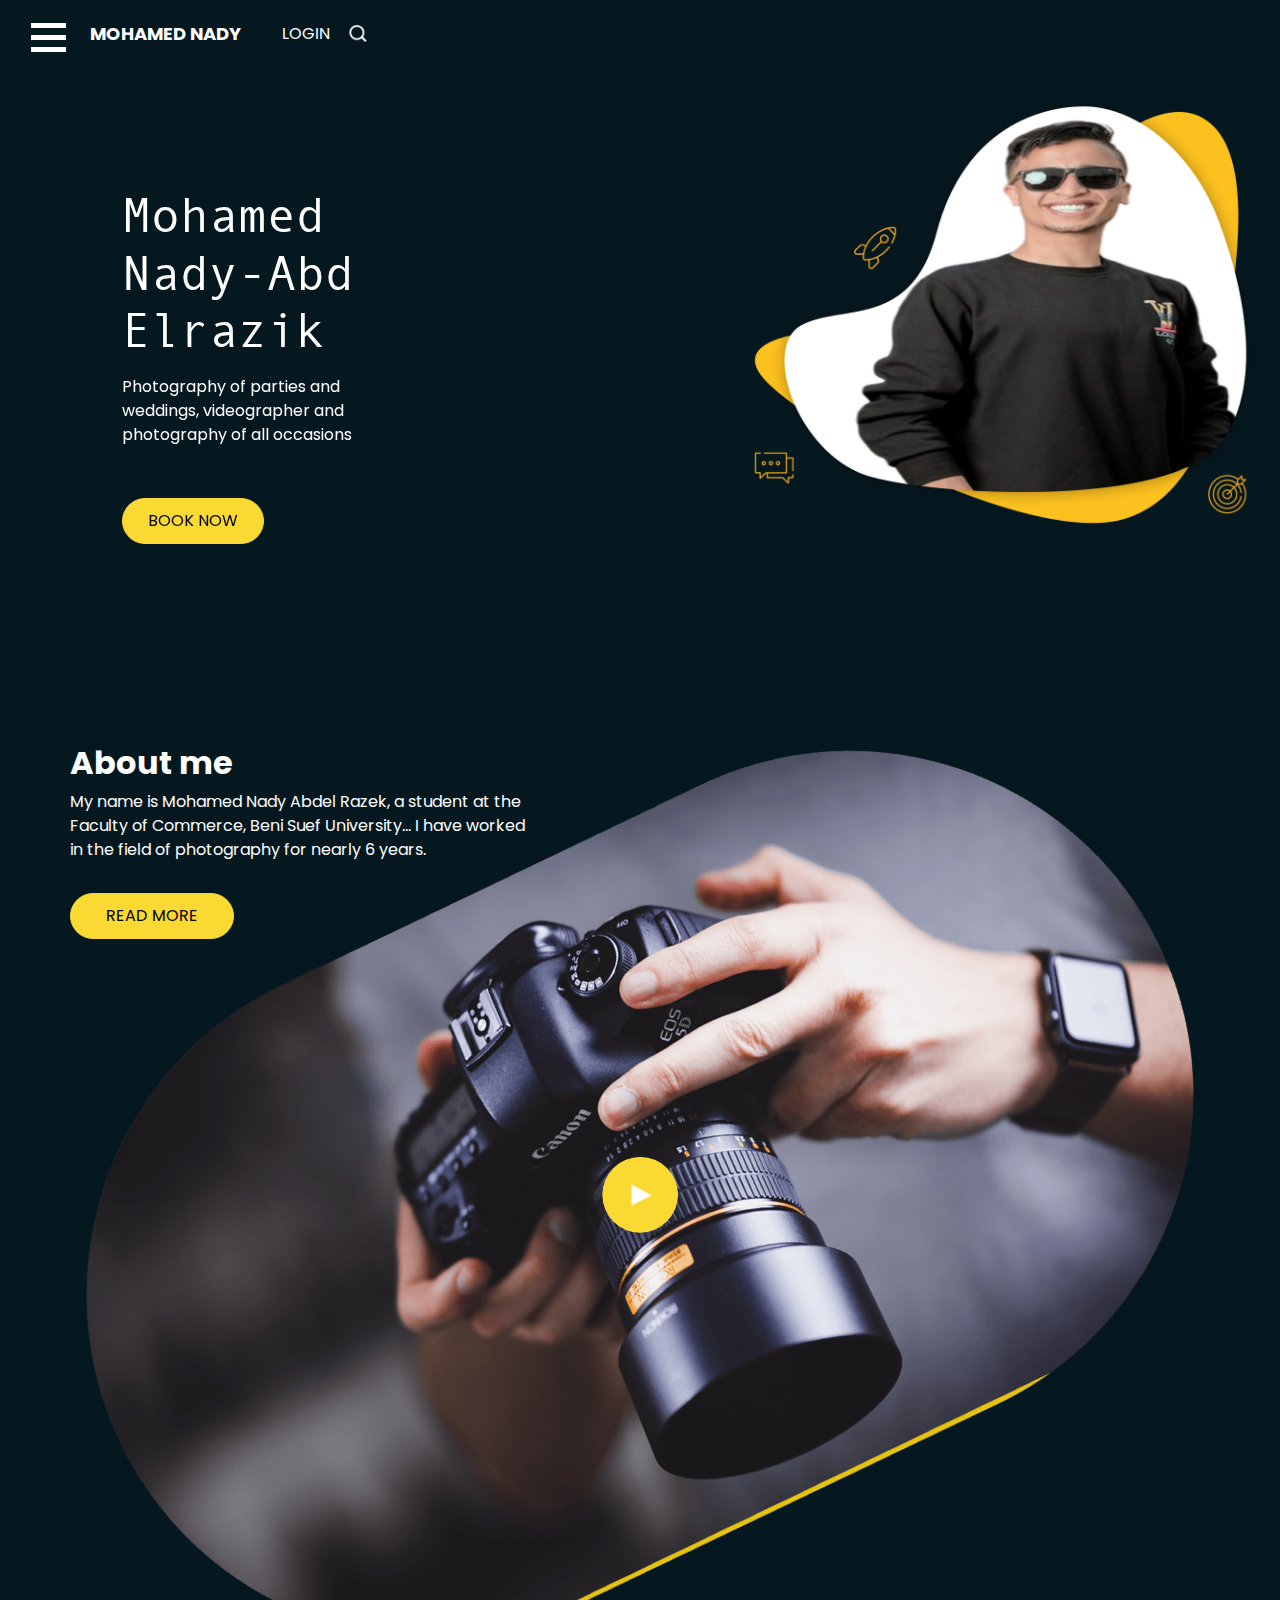
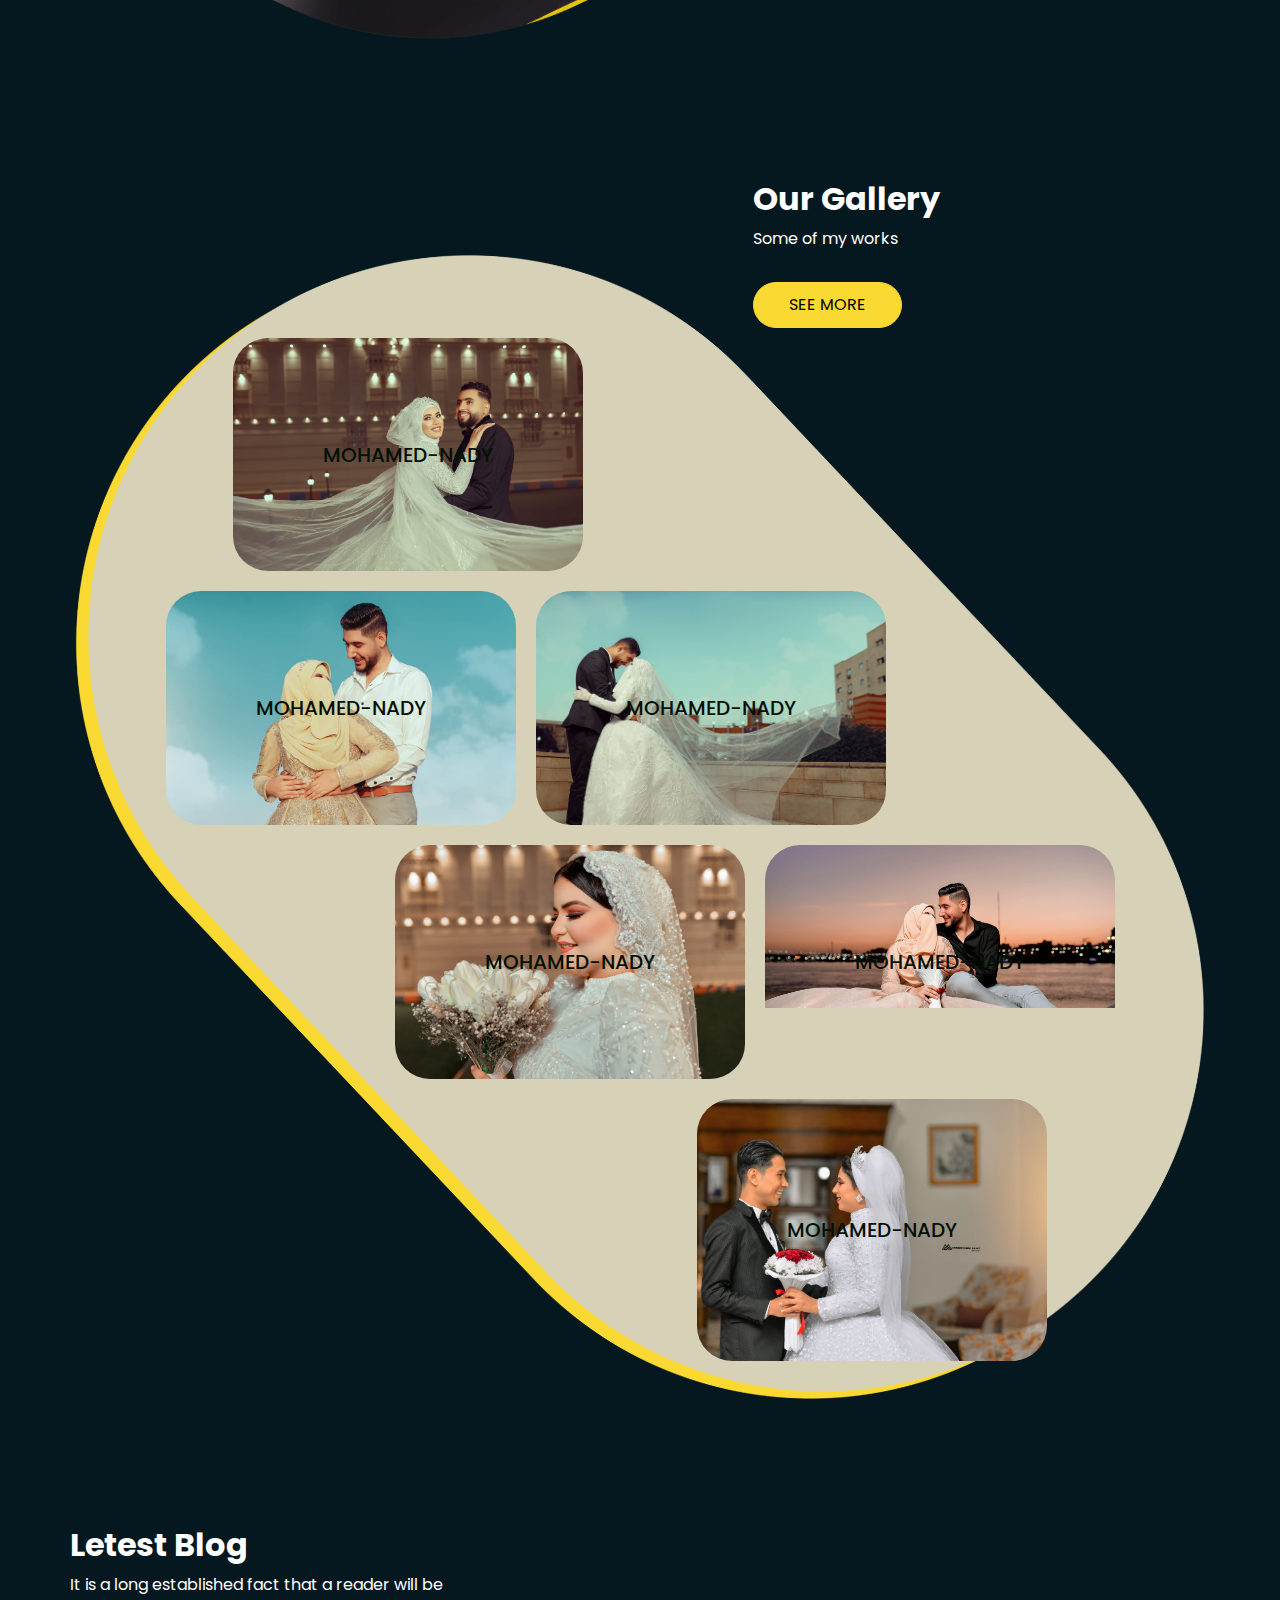
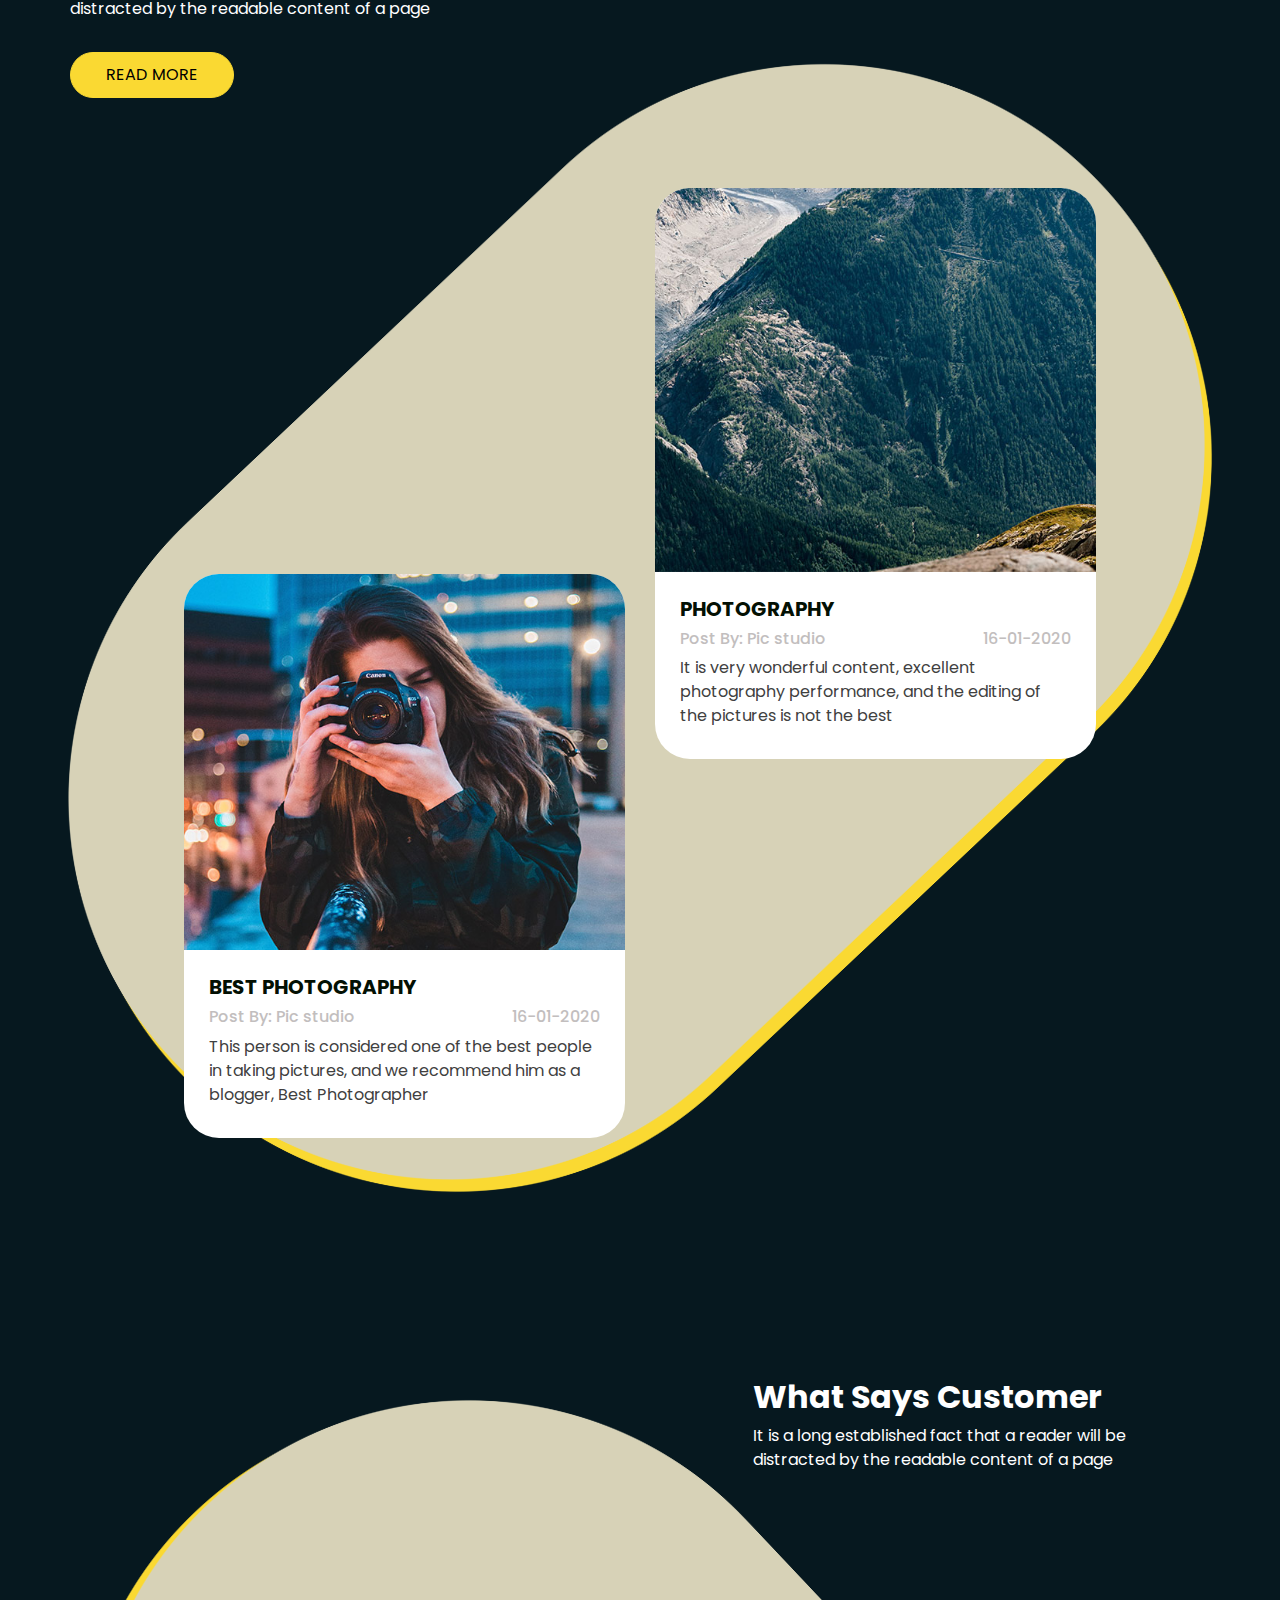
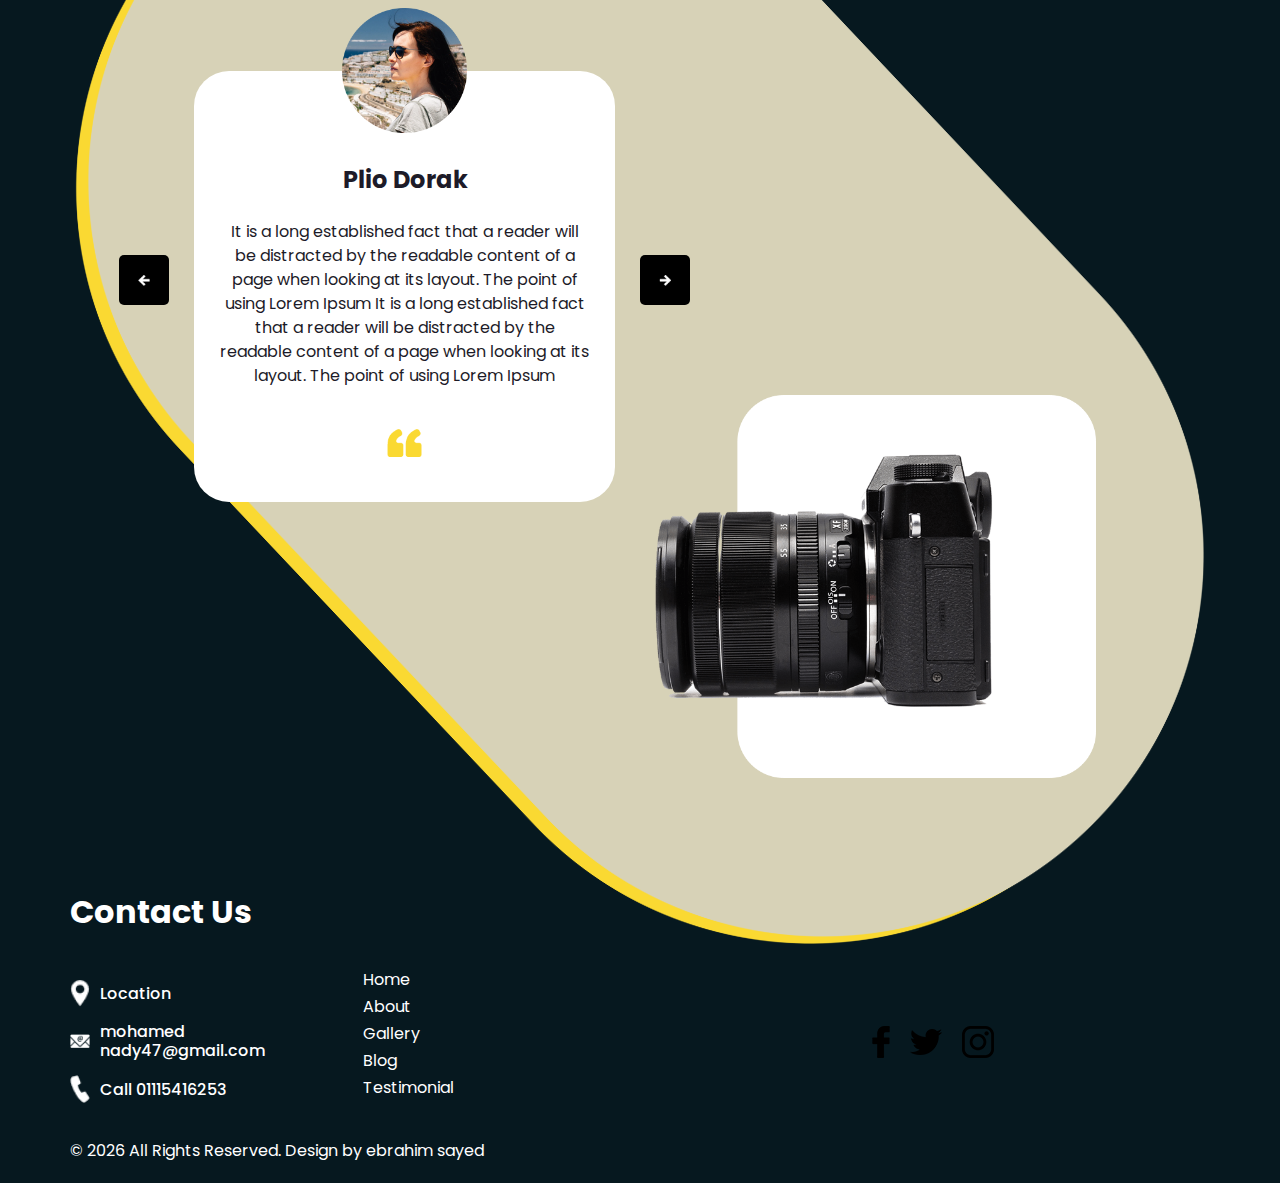
<file: index.html>
<!DOCTYPE html>
<html lang="en">
  <head>
    <!-- Basic -->
    <meta charset="utf-8" />
    <meta http-equiv="X-UA-Compatible" content="IE=edge" />
    <!-- Mobile Metas -->
    <meta
      name="viewport"
      content="width=device-width, initial-scale=1, shrink-to-fit=no"
    />
    <!-- Site Metas -->
    <meta name="keywords" content="" />
    <meta name="description" content="" />
    <meta name="author" content="" />

    <title>Photography</title>

    <!-- slider stylesheet -->
    <link
      rel="stylesheet"
      type="text/css"
      href="https://cdnjs.cloudflare.com/ajax/libs/OwlCarousel2/2.3.4/assets/owl.carousel.min.css"
    />

    <!-- bootstrap core css -->
    <link rel="stylesheet" type="text/css" href="css/bootstrap.css" />

    <!-- Custom styles for this template -->
    <link href=" css/style.css" rel="stylesheet" />
    <!-- responsive style -->
    <link href="css/responsive.css" rel="stylesheet" />
  </head>

  <body>
    <div class="hero_area">
      <!-- header section strats -->
      <header class="header_section">
        <div class="container-fluid">
          <nav class="navbar navbar-expand-lg custom_nav-container d-block">
            <div class="main_nav_menu">
              <div class="fk_width">
                <div class="custom_menu-btn">
                  <button onclick="openNav()">
                    <span class="s-1"> </span>
                    <span class="s-2"> </span>
                    <span class="s-3"> </span>
                  </button>
                </div>
                <div id="myNav" class="overlay">
                  <div class="overlay-content">
                    <a class="" href="index.html"
                      >Home <span class="sr-only">(current)</span></a
                    >
                    <a class="" href="about.html">About </a>
                    <a class="" href="gallery.html">Gallery </a>
                    <a class="" href="blog.html">Blog </a>
                    <a class="" href="testimonial.html">Testimonial </a>
                  </div>
                </div>
              </div>
              <a class="navbar-brand" href="index.html">
                <span> mohamed nady </span>
              </a>
              <div class="user_option">
                <a href="#"> login </a>
                <form class="form-inline">
                  <button class="btn nav_search-btn" type="submit"></button>
                </form>
              </div>
            </div>
          </nav>
        </div>
      </header>
      <!-- end header section -->

      <!-- slider section -->
      <section class="slider_section position-relative">
        <div class="container-fluid">
          <div class="row slider-row">
            <div class="col-lg-3 offset-lg-1">
              <div
                id="carouselExampleIndicators"
                class="carousel slide"
                data-ride="carousel"
              >
                <div class="carousel-inner">
                  <div class="carousel-item active">
                    <div class="detail-box">
                      <h1>
                        Mohamed <br />
                        Nady-Abd Elrazik
                      </h1>
                      <p>
                        Photography of parties and weddings, videographer and
                        photography of all occasions
                      </p>
                      <div>
                        <a href="#"> BOOK now </a>
                      </div>
                    </div>
                  </div>
                </div>
                <div class="carousel_control-box">
                  <div class="carousel_btn-container"></div>
                </div>
              </div>
            </div>
            <div class="col-lg-8 px-0">
              <div class="img-box">
                <img src="./images/5329293-Recovered نسخ.png" alt="" />
              </div>
            </div>
          </div>
        </div>
      </section>
      <!-- end slider section -->
    </div>

    <!-- about section -->

    <section class="about_section layout_padding">
      <div class="container">
        <div class="row">
          <div class="col-md-5">
            <div class="detail-box">
              <div class="heading_container">
                <h2>About me</h2>
                <p>
                  My name is Mohamed Nady Abdel Razek, a student at the Faculty of Commerce, Beni Suef University... I have
                worked in the field of photography for nearly 6 years.
                </p>
                <a href=""> Read More </a>
              </div>
            </div>
          </div>
        </div>
      </div>
      <div class="img-box">
        <div class="play_btn">
          <a href="#">
            <img src="images/play.png" alt="" />
          </a>
        </div>
        <img src="images/about-img.png" class="about-img" alt="" />
      </div>
    </section>

    <!-- end about section -->

    <!-- gallery section -->
    <section class="gallery_section layout_padding-top">
      <div class="container">
        <div class="row">
          <div class="col-lg-5 ml-auto">
            <div class="heading_container">
              <h2>Our Gallery</h2>
              <p>
                Some of my works     
              </p>
              <a href=""> See More </a>
            </div>
          </div>
        </div>
      </div>
      <div class="gallery_container">
        <div class="gallery_bg">
          <img src="images/gallery-bg.png" alt="" />
        </div>
        <div class="container">
          <div class="gallery_box">
            <div class="box b1">
              <div class="img-box">
                <img src="./images/,,,,,,,,,,,,,,,,,,,,,,,,,,,n.jpg" alt="" />
                <h5>mohamed-nady</h5>
              </div>
            </div>
            <div class="box b2">
              <div class="img-box">
                <img src="./images/;;;;;;;;;;;;;;n.jpg" alt="" />
                <h5>mohamed-nady</h5>
              </div>
              <div class="img-box">
                <img src="./images/cccccccccccccc62_n.jpg" alt="" />
                <h5>mohamed-nady</h5>
              </div>
            </div>
            <div class="box b3">
              <div class="img-box">
                <img src="./images/qqqqq5861_n.jpg" alt="" />
                <h5>mohamed-nady</h5>
              </div>
              <div class="img-box">
                <img src="./images/hfjhfjhf_n.jpg" alt="" />
                <h5>mohamed-nady</h5>
              </div>
            </div>
            <div class="box b4">
              <div class="img-box">
                <img src="./images/الاخيره_n.jpg" alt="" />
                <h5>mohamed-nady</h5>
              </div>
            </div>
          </div>
        </div>
      </div>
    </section>
    <!-- end gallery section -->

    <!-- blog section -->

    <section class="blog_section layout_padding">
      <div class="container">
        <div class="row">
          <div class="col-md-5">
            <div class="detail-box">
              <div class="heading_container">
                <h2>Letest Blog</h2>
                <p>
                  It is a long established fact that a reader will be distracted
                  by the readable content of a page
                </p>
                <a href=""> Read More </a>
              </div>
            </div>
          </div>
        </div>
      </div>
      <div class="blog_container">
        <div class="blog_bg">
          <img src="images/gallery-bg.png" alt="" />
        </div>
        <div class="container">
          <div class="blog_box">
            <div class="row">
              <div class="col-md-6">
                <div class="box b1">
                  <div class="img-box">
                    <img src="images/blog1.jpg" alt="" />
                  </div>
                  <div class="blog-detail">
                    <div class="blog_title">
                      <h5>Best photography</h5>
                      <div class="blog_post">
                        <h6>Post By: Pic studio</h6>
                        <h6>16-01-2020</h6>
                      </div>
                    </div>
                    <p>
                      This person is considered one of the best
                       people in taking pictures, 
                      and we recommend him as a blogger, Best Photographer
                    </p>
                  </div>
                </div>
              </div>
              <div class="col-md-6">
                <div class="box b2">
                  <div class="img-box">
                    <img src="images/blog2.jpg" alt="" />
                  </div>
                  <div class="blog-detail">
                    <div class="blog_title">
                      <h5>Photography</h5>
                      <div class="blog_post">
                        <h6>Post By: Pic studio</h6>
                        <h6>16-01-2020</h6>
                      </div>
                    </div>
                    <p>
                      It is very wonderful content, excellent
                       photography performance,
                       and the editing of the pictures is not the best
                    </p>
                  </div>
                </div>
              </div>
            </div>
          </div>
        </div>
      </div>
    </section>

    <!-- end blog section -->

    <!-- client section -->

    <section class="client_section layout_padding">
      <div class="container">
        <div class="row">
          <div class="col-lg-5 ml-auto">
            <div class="heading_container">
              <h2>What Says Customer</h2>
              <p>
                It is a long established fact that a reader will be distracted
                by the readable content of a page
              </p>
            </div>
          </div>
        </div>
      </div>
      <div class="client_container">
        <div class="client_bg">
          <img src="images/gallery-bg.png" alt="" />
        </div>
        <div class="container">
          <div class="client_box">
            <div class="row">
              <div class="col-lg-6">
                <div class="box b1">
                  <div
                    id="carouselExampleControls"
                    class="carousel slide"
                    data-ride="carousel"
                  >
                    <div class="carousel-inner">
                      <div class="carousel-item active">
                        <div class="client_content-box layout_padding">
                          <div class="img-box">
                            <img src="images/client.png" alt="" />
                          </div>
                          <div class="detail-box">
                            <h4>Plio Dorak</h4>
                            <p>
                              It is a long established fact that a reader will
                              be distracted by the readable content of a page
                              when looking at its layout. The point of using
                              Lorem Ipsum It is a long established fact that a
                              reader will be distracted by the readable content
                              of a page when looking at its layout. The point of
                              using Lorem Ipsum
                            </p>
                            <img src="images/quote.png" alt="" />
                          </div>
                        </div>
                      </div>
                      <div class="carousel-item">
                        <div class="client_content-box layout_padding">
                          <div class="img-box">
                            <img src="images/client.png" alt="" />
                          </div>
                          <div class="detail-box">
                            <h4>Plio Dorak</h4>
                            <p>
                              It is a long established fact that a reader will
                              be distracted by the readable content of a page
                              when looking at its layout. The point of using
                              Lorem Ipsum It is a long established fact that a
                              reader will be distracted by the readable content
                              of a page when looking at its layout. The point of
                              using Lorem Ipsum
                            </p>
                            <img src="images/quote.png" alt="" />
                          </div>
                        </div>
                      </div>
                      <div class="carousel-item">
                        <div class="client_content-box layout_padding">
                          <div class="img-box">
                            <img src="images/client.png" alt="" />
                          </div>
                          <div class="detail-box">
                            <h4>Plio Dorak</h4>
                            <p>
                              It is a long established fact that a reader will
                              be distracted by the readable content of a page
                              when looking at its layout. The point of using
                              Lorem Ipsum It is a long established fact that a
                              reader will be distracted by the readable content
                              of a page when looking at its layout. The point of
                              using Lorem Ipsum
                            </p>
                            <img src="images/quote.png" alt="" />
                          </div>
                        </div>
                      </div>
                    </div>
                    <a
                      class="carousel-control-prev"
                      href="#carouselExampleControls"
                      role="button"
                      data-slide="prev"
                    >
                      <span class="sr-only">Previous</span>
                    </a>
                    <a
                      class="carousel-control-next"
                      href="#carouselExampleControls"
                      role="button"
                      data-slide="next"
                    >
                      <span class="sr-only">Next</span>
                    </a>
                  </div>
                </div>
              </div>
              <div class="col-lg-6">
                <div class="box b2">
                  <div class="camera_img-box">
                    <img src="images/camera.png" alt="" />
                  </div>
                </div>
              </div>
            </div>
          </div>
        </div>
      </div>
    </section>

    <!-- end client section -->

    <!-- info section -->

    <section class="info_section">
      <div class="info_container layout_padding-top">
        <div class="container">
          <div class="heading_container">
            <h2>Contact Us</h2>
          </div>
          <div class="info_main">
            <div class="row">
              <div class="col-md-4 col-lg-3">
                <div class="info_contact">
                  <a href="#" class="link-box">
                    <div class="img-box">
                      <img src="images/location.png" alt="" />
                    </div>
                    <div class="detail-box">
                      <h6>Location</h6>
                    </div>
                  </a>
                  <a href="#" class="link-box">
                    <div class="img-box">
                      <img src="images/mail.png" alt="" />
                    </div>
                    <div class="detail-box">
                      <h6>mohamed nady47@gmail.com</h6>
                    </div>
                  </a>
                  <a href="#" class="link-box">
                    <div class="img-box">
                      <img src="images/call.png" alt="" />
                    </div>
                    <div class="detail-box">
                      <h6>Call 01115416253</h6>
                    </div>
                  </a>
                </div>
              </div>
              <div class="col-md-2 col-lg-3">
                <div class="info_link-box">
                  <ul>
                    <li class=" ">
                      <a class="" href="index.html"
                        >Home <span class="sr-only">(current)</span></a
                      >
                    </li>
                    <li class="">
                      <a class="" href="about.html">About </a>
                    </li>
                    <li class="">
                      <a class="" href="gallery.html">Gallery </a>
                    </li>
                    <li class="">
                      <a class="" href="blog.html">Blog </a>
                    </li>
                    <li class="">
                      <a class="" href="testimonial.html">Testimonial </a>
                    </li>
                  </ul>
                </div>
              </div>
              <div class="col-md-6">
                <div class="social_box">
                  <a href="https://www.facebook.com/photo/?fbid=128345709624327&set=pcb.128346286290936" target="_blank">
                    <img class="facebook" src="images/facebook.png" alt="" />
                  </a>
                  <a href="#">
                    <img class="twitter" src="images/twitter.png" alt="" />
                  </a>
                  <a href="#">
                    <img class="instagram" src="images/instagram.png" alt="" />
                  </a>
            
                </div>
              </div>
            </div>
          </div>
        </div>
      </div>
    </section>

    <!-- end info section -->

    <!-- footer section -->
    <footer class="footer_section">
      <div class="container">
        <p>
          &copy; <span id="displayYear"></span> All Rights Reserved. Design by
          <a href="https://html.design/">ebrahim sayed</a>
        </p>
      </div>
    </footer>
    <!-- footer section -->

    <script src="js/jquery-3.4.1.min.js"></script>
    <script src="js/bootstrap.js"></script>
    <script src="https://cdnjs.cloudflare.com/ajax/libs/OwlCarousel2/2.3.4/owl.carousel.min.js"></script>
    <script src="js/custom.js"></script>
  </body>
</html>
</file>
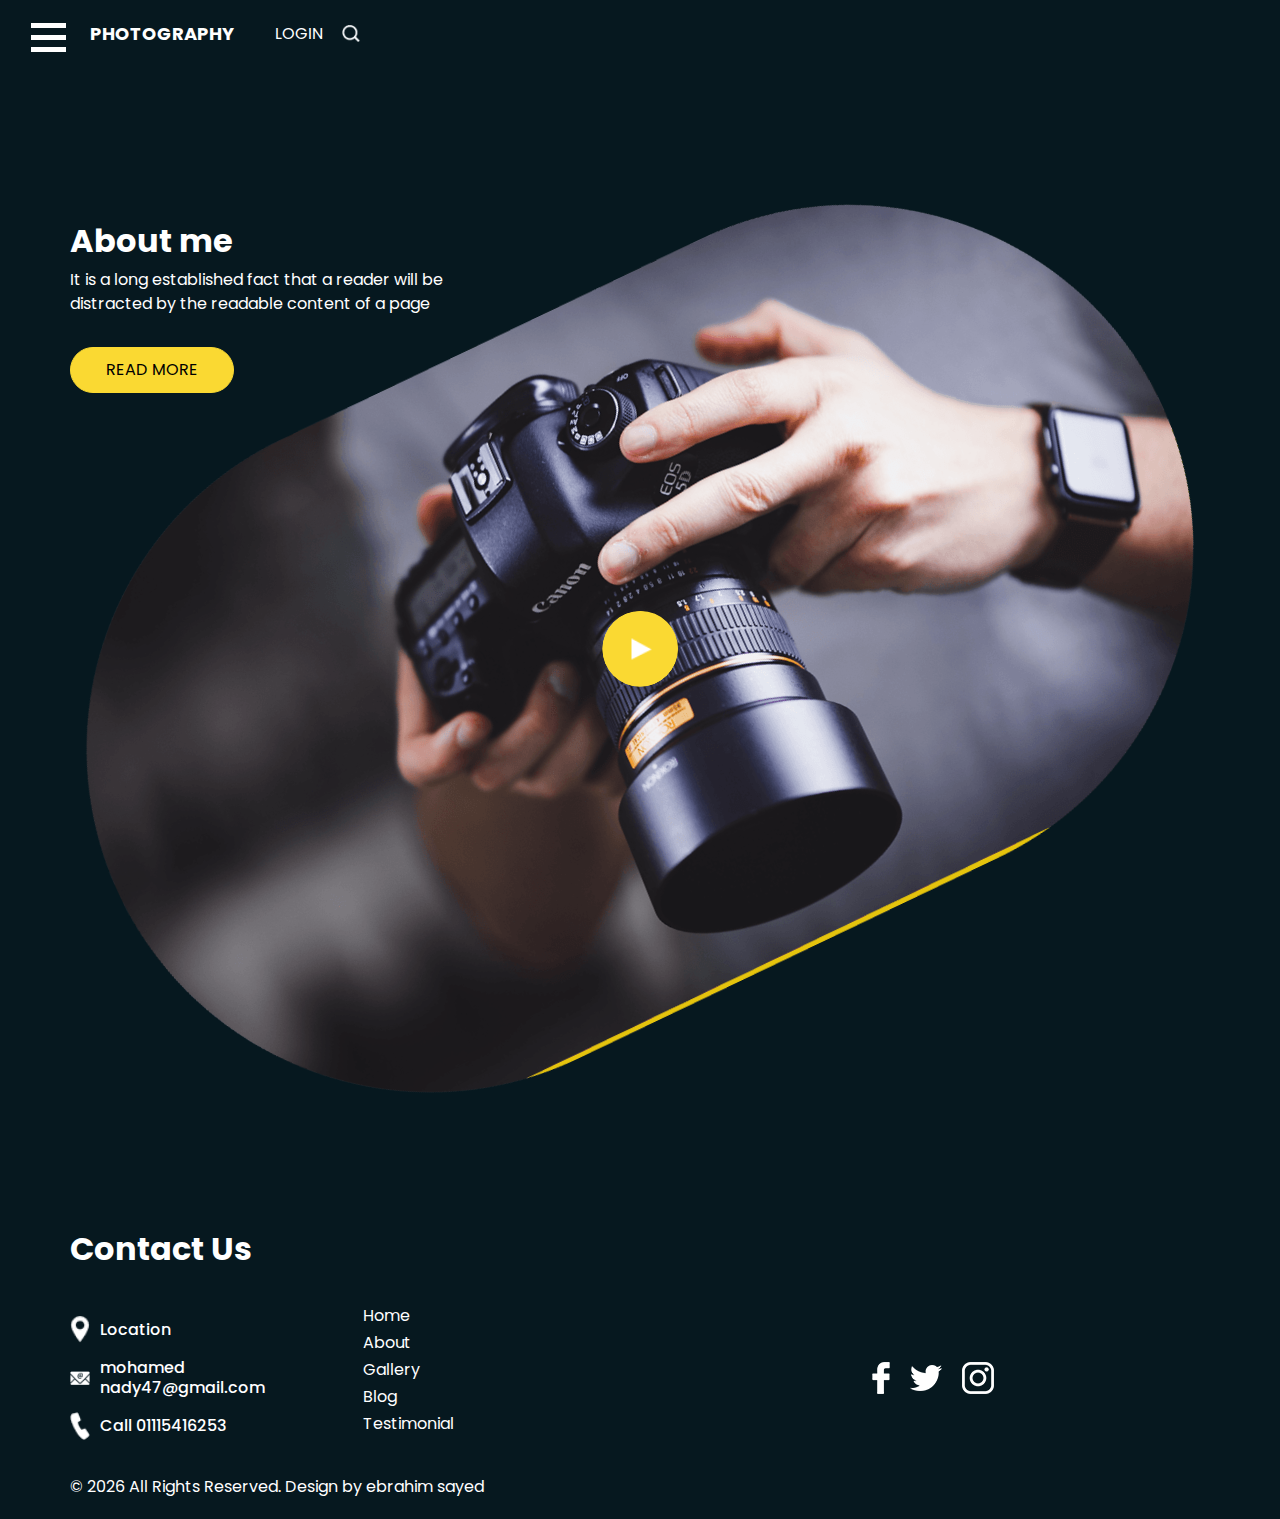
<file: about.html>
<!DOCTYPE html>
<html lang="en">

<head>
  <!-- Basic -->
  <meta charset="utf-8" />
  <meta http-equiv="X-UA-Compatible" content="IE=edge" />
  <!-- Mobile Metas -->
  <meta name="viewport" content="width=device-width, initial-scale=1, shrink-to-fit=no" />
  <!-- Site Metas -->
  <meta name="keywords" content="" />
  <meta name="description" content="" />
  <meta name="author" content="" />

  <title>Photography</title>

  <!-- slider stylesheet -->
  <link rel="stylesheet" type="text/css" href="https://cdnjs.cloudflare.com/ajax/libs/OwlCarousel2/2.3.4/assets/owl.carousel.min.css" />

  <!-- bootstrap core css -->
  <link rel="stylesheet" type="text/css" href="css/bootstrap.css" />

  <!-- Custom styles for this template -->
  <link href=" css/style.css" rel="stylesheet" />
  <!-- responsive style -->
  <link href="css/responsive.css" rel="stylesheet" />
</head>

<body class="sub_page">
  <div class="hero_area">
    <!-- header section strats -->
    <header class="header_section">
      <div class="container-fluid">
        <nav class="navbar navbar-expand-lg custom_nav-container d-block">
          <div class="main_nav_menu">
            <div class="fk_width">
              <div class="custom_menu-btn">
                <button onclick="openNav()">
                  <span class="s-1"> </span>
                  <span class="s-2"> </span>
                  <span class="s-3"> </span>
                </button>
              </div>
              <div id="myNav" class="overlay">
                <div class="overlay-content">
                  <a class="" href="index.html">Home <span class="sr-only">(current)</span></a>
                  <a class="" href="about.html">About </a>
                  <a class="" href="gallery.html">Gallery </a>
                  <a class="" href="blog.html">Blog </a>
                  <a class="" href="testimonial.html">Testimonial </a>
                </div>
              </div>
            </div>
            <a class="navbar-brand" href="index.html">
              <span>
                Photography
              </span>
            </a>
            <div class="user_option">
              <a href="#">
                login
              </a>
              <form class="form-inline ">
                <button class="btn  nav_search-btn" type="submit"></button>
              </form>
            </div>
          </div>
        </nav>
      </div>
    </header>
    <!-- end header section -->
  </div>

  <div class="layout_padding">
    <!-- about section -->

    <section class="about_section layout_padding-bottom">
      <div class="container">
        <div class="row">
          <div class="col-md-5">
            <div class="detail-box">
              <div class="heading_container">
                <h2>
                  About me
                </h2>
                <p>
                  It is a long established fact that a reader will be distracted by the readable content of a page
                </p>
                <a href="">
                  Read More
                </a>
              </div>
            </div>
          </div>
        </div>
      </div>
      <div class="img-box">
        <div class="play_btn">
          <a href="#">
            <img src="images/play.png" alt="" />
          </a>
        </div>
        <img src="images/about-img.png" class="about-img" alt="" />
      </div>
    </section>

    <!-- end about section -->
  </div>


  <!-- info section -->

  <section class="info_section ">
    <div class="info_container layout_padding-top">
      <div class="container">
        <div class="heading_container">
          <h2>
            Contact Us
          </h2>
        </div>
        <div class="info_main">
          <div class="row">
            <div class="col-md-4 col-lg-3">
              <div class="info_contact ">
                <a href="#" class="link-box">
                  <div class="img-box">
                    <img src="images/location.png" alt="" />
                  </div>
                  <div class="detail-box">
                    <h6>Location</h6>
                  </div>
                </a>
                <a href="#" class="link-box">
                  <div class="img-box">
                    <img src="images/mail.png" alt="" />
                  </div>
                  <div class="detail-box">
                    <h6>mohamed nady47@gmail.com</h6>
                  </div>
                </a>
                <a href="#" class="link-box">
                  <div class="img-box">
                    <img src="images/call.png" alt="" />
                  </div>
                  <div class="detail-box">
                    <h6>Call 01115416253</h6>
                  </div>
                </a>
              </div>
            </div>
            <div class="col-md-2 col-lg-3">
              <div class="info_link-box">
                <ul>
                  <li class=" active">
                    <a class="" href="index.html">Home <span class="sr-only">(current)</span></a>
                  </li>
                  <li class="">
                    <a class="" href="about.html">About </a>
                  </li>
                  <li class="">
                    <a class="" href="gallery.html">Gallery </a>
                  </li>
                  <li class="">
                    <a class="" href="blog.html">Blog </a>
                  </li>
                  <li class="">
                    <a class="" href="testimonial.html">Testimonial </a>
                  </li>
                </ul>
              </div>
            </div>
            <div class="col-md-6 ">
              <div class="social_box">
                <a href="#">
                  <img src="images/facebook.png" alt="" />
                </a>
                <a href="#">
                  <img src="images/twitter.png" alt="" />
                </a>
                <a href="#">
                  <img src="images/instagram.png" alt="" />
                </a>
              </div>
            </div>
          </div>
        </div>
      </div>
    </div>
  </section>

  <!-- end info section -->

  <!-- footer section -->
  <footer class="footer_section">
    <div class="container">
      <p>
        &copy; <span id="displayYear"></span> All Rights Reserved. Design by
        <a href="https://html.design/">ebrahim sayed</a>
      </p>
    </div>
  </footer>
  <!-- footer section -->

  <script src="js/jquery-3.4.1.min.js"></script>
  <script src="js/bootstrap.js"></script>
  <script src="https://cdnjs.cloudflare.com/ajax/libs/OwlCarousel2/2.3.4/owl.carousel.min.js"></script>
  <script src="js/custom.js"></script>
</body>

</html>
</file>
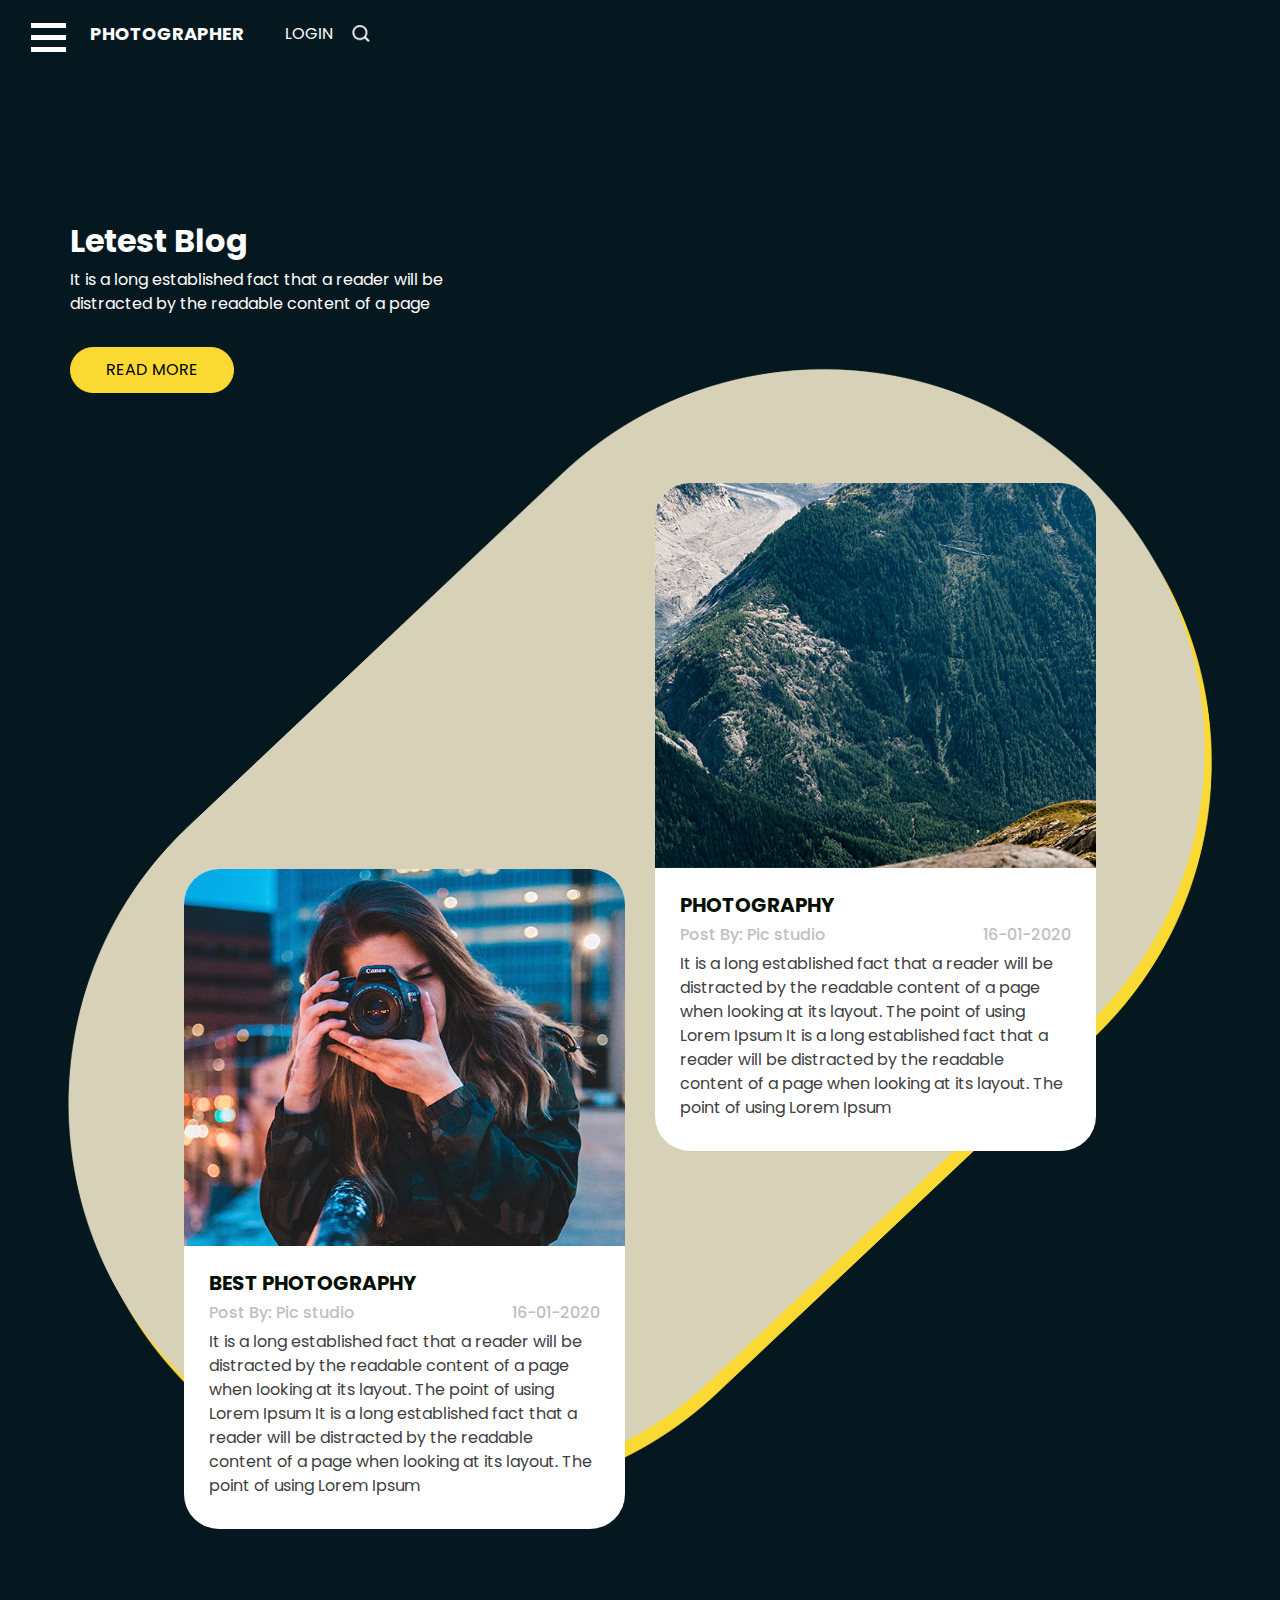
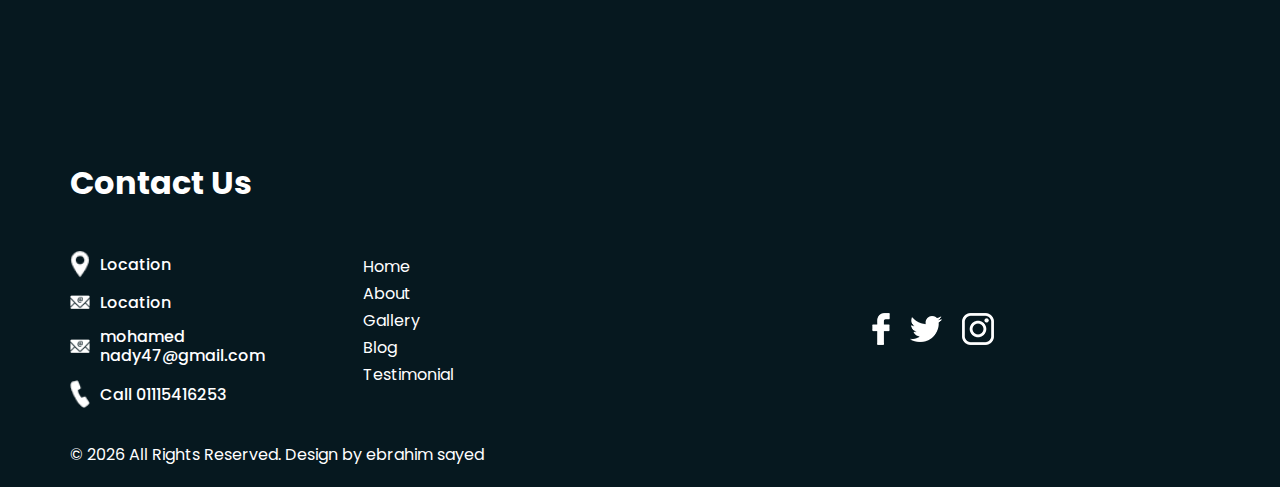
<file: blog.html>
<!DOCTYPE html>
<html lang="en">

<head>
  <!-- Basic -->
  <meta charset="utf-8" />
  <meta http-equiv="X-UA-Compatible" content="IE=edge" />
  <!-- Mobile Metas -->
  <meta name="viewport" content="width=device-width, initial-scale=1, shrink-to-fit=no" />
  <!-- Site Metas -->
  <meta name="keywords" content="" />
  <meta name="description" content="" />
  <meta name="author" content="" />

  <title>Photographer</title>

  <!-- slider stylesheet -->
  <link rel="stylesheet" type="text/css" href="https://cdnjs.cloudflare.com/ajax/libs/OwlCarousel2/2.3.4/assets/owl.carousel.min.css" />

  <!-- bootstrap core css -->
  <link rel="stylesheet" type="text/css" href="css/bootstrap.css" />

  <!-- Custom styles for this template -->
  <link href=" css/style.css" rel="stylesheet" />
  <!-- responsive style -->
  <link href="css/responsive.css" rel="stylesheet" />
</head>

<body class="sub_page">
  <div class="hero_area">
    <!-- header section strats -->
    <header class="header_section">
      <div class="container-fluid">
        <nav class="navbar navbar-expand-lg custom_nav-container d-block">
          <div class="main_nav_menu">
            <div class="fk_width">
              <div class="custom_menu-btn">
                <button onclick="openNav()">
                  <span class="s-1"> </span>
                  <span class="s-2"> </span>
                  <span class="s-3"> </span>
                </button>
              </div>
              <div id="myNav" class="overlay">
                <div class="overlay-content">
                  <a class="" href="index.html">Home <span class="sr-only">(current)</span></a>
                  <a class="" href="about.html">About </a>
                  <a class="" href="gallery.html">Gallery </a>
                  <a class="" href="blog.html">Blog </a>
                  <a class="" href="testimonial.html">Testimonial </a>
                </div>
              </div>
            </div>
            <a class="navbar-brand" href="index.html">
              <span>
                Photographer
              </span>
            </a>
            <div class="user_option">
              <a href="#">
                login
              </a>
              <form class="form-inline ">
                <button class="btn  nav_search-btn" type="submit"></button>
              </form>
            </div>
          </div>
        </nav>
      </div>
    </header>
    <!-- end header section -->
  </div>

  <div class="layout_padding-bottom">

    <!-- blog section -->

    <section class="blog_section layout_padding">
      <div class="container">
        <div class="row">
          <div class="col-md-5">
            <div class="detail-box">
              <div class="heading_container">
                <h2>
                  Letest Blog
                </h2>
                <p>
                  It is a long established fact that a reader will be distracted by the readable content of a page
                </p>
                <a href="">
                  Read More
                </a>
              </div>
            </div>
          </div>
        </div>
      </div>
      <div class="blog_container">
        <div class="blog_bg">
          <img src="images/gallery-bg.png" alt="" />
        </div>
        <div class="container">
          <div class="blog_box">
            <div class="row">
              <div class="col-md-6">
                <div class="box b1">
                  <div class="img-box">
                    <img src="images/blog1.jpg" alt="" />
                  </div>
                  <div class="blog-detail">
                    <div class="blog_title">
                      <h5>
                        Best photography
                      </h5>
                      <div class="blog_post">
                        <h6>
                          Post By: Pic studio
                        </h6>
                        <h6>
                          16-01-2020
                        </h6>
                      </div>
                    </div>
                    <p>
                      It is a long established fact that a reader will be distracted by the readable content of a page when looking at its layout. The point of using Lorem Ipsum It is a long established fact that a reader will be distracted by the readable content of a page when looking at its layout. The point of using Lorem Ipsum
                    </p>
                  </div>
                </div>
              </div>
              <div class="col-md-6">
                <div class="box b2">
                  <div class="img-box">
                    <img src="images/blog2.jpg" alt="" />
                  </div>
                  <div class="blog-detail">
                    <div class="blog_title">
                      <h5>
                        Photography
                      </h5>
                      <div class="blog_post">
                        <h6>
                          Post By: Pic studio
                        </h6>
                        <h6>
                          16-01-2020
                        </h6>
                      </div>
                    </div>
                    <p>
                      It is a long established fact that a reader will be distracted by the readable content of a page when looking at its layout. The point of using Lorem Ipsum It is a long established fact that a reader will be distracted by the readable content of a page when looking at its layout. The point of using Lorem Ipsum
                    </p>
                  </div>
                </div>
              </div>
            </div>
          </div>
        </div>
      </div>
    </section>

    <!-- end blog section -->
  </div>

  <!-- info section -->

  <section class="info_section ">
    <div class="info_container layout_padding-top">
      <div class="container">
        <div class="heading_container">
          <h2>
            Contact Us
          </h2>
        </div>
        <div class="info_main">
          <div class="row">
            <div class="col-md-4 col-lg-3">
              <div class="info_contact ">
                <a href="#" class="link-box">
                  <div class="img-box">
                    <img src="images/location.png" alt="" />
                  </div>
                  <div class="detail-box">
                    <h6>
                      Location
                    </h6>
                  </div>
                </a>
                <a href="#" class="link-box">
                  <div class="img-box">
                    <img src="images/mail.png" alt="" />
                  </div>
                  <div class="detail-box">
                    <h6>Location</h6>
                  </div>
                </a>
                <a href="#" class="link-box">
                  <div class="img-box">
                    <img src="images/mail.png" alt="" />
                  </div>
                  <div class="detail-box">
                    <h6>mohamed nady47@gmail.com</h6>
                  </div>
                </a>
                <a href="#" class="link-box">
                  <div class="img-box">
                    <img src="images/call.png" alt="" />
                  </div>
                  <div class="detail-box">
                    <h6>Call 01115416253</h6>
                  </div>
                </a>
              </div>
            </div>
            <div class="col-md-2 col-lg-3">
              <div class="info_link-box">
                <ul>
                  <li class=" active">
                    <a class="" href="index.html">Home <span class="sr-only">(current)</span></a>
                  </li>
                  <li class="">
                    <a class="" href="about.html">About </a>
                  </li>
                  <li class="">
                    <a class="" href="gallery.html">Gallery </a>
                  </li>
                  <li class="">
                    <a class="" href="blog.html">Blog </a>
                  </li>
                  <li class="">
                    <a class="" href="testimonial.html">Testimonial </a>
                  </li>
                </ul>
              </div>
            </div>
            <div class="col-md-6 ">
              <div class="social_box">
                <a href="#">
                  <img src="images/facebook.png" alt="" />
                </a>
                <a href="#">
                  <img src="images/twitter.png" alt="" />
                </a>
                <a href="#">
                  <img src="images/instagram.png" alt="" />
                </a>

              </div>
            </div>
          </div>
        </div>
      </div>
    </div>
  </section>

  <!-- end info section -->

  <!-- footer section -->
  <footer class="footer_section">
    <div class="container">
      <p>
        &copy; <span id="displayYear"></span> All Rights Reserved. Design by
        <a href="https://html.design/">ebrahim sayed</a>
      </p>
    </div>
  </footer>
  <!-- footer section -->

  <script src="js/jquery-3.4.1.min.js"></script>
  <script src="js/bootstrap.js"></script>
  <script src="https://cdnjs.cloudflare.com/ajax/libs/OwlCarousel2/2.3.4/owl.carousel.min.js"></script>
  <script src="js/custom.js"></script>
</body>

</html>
</file>
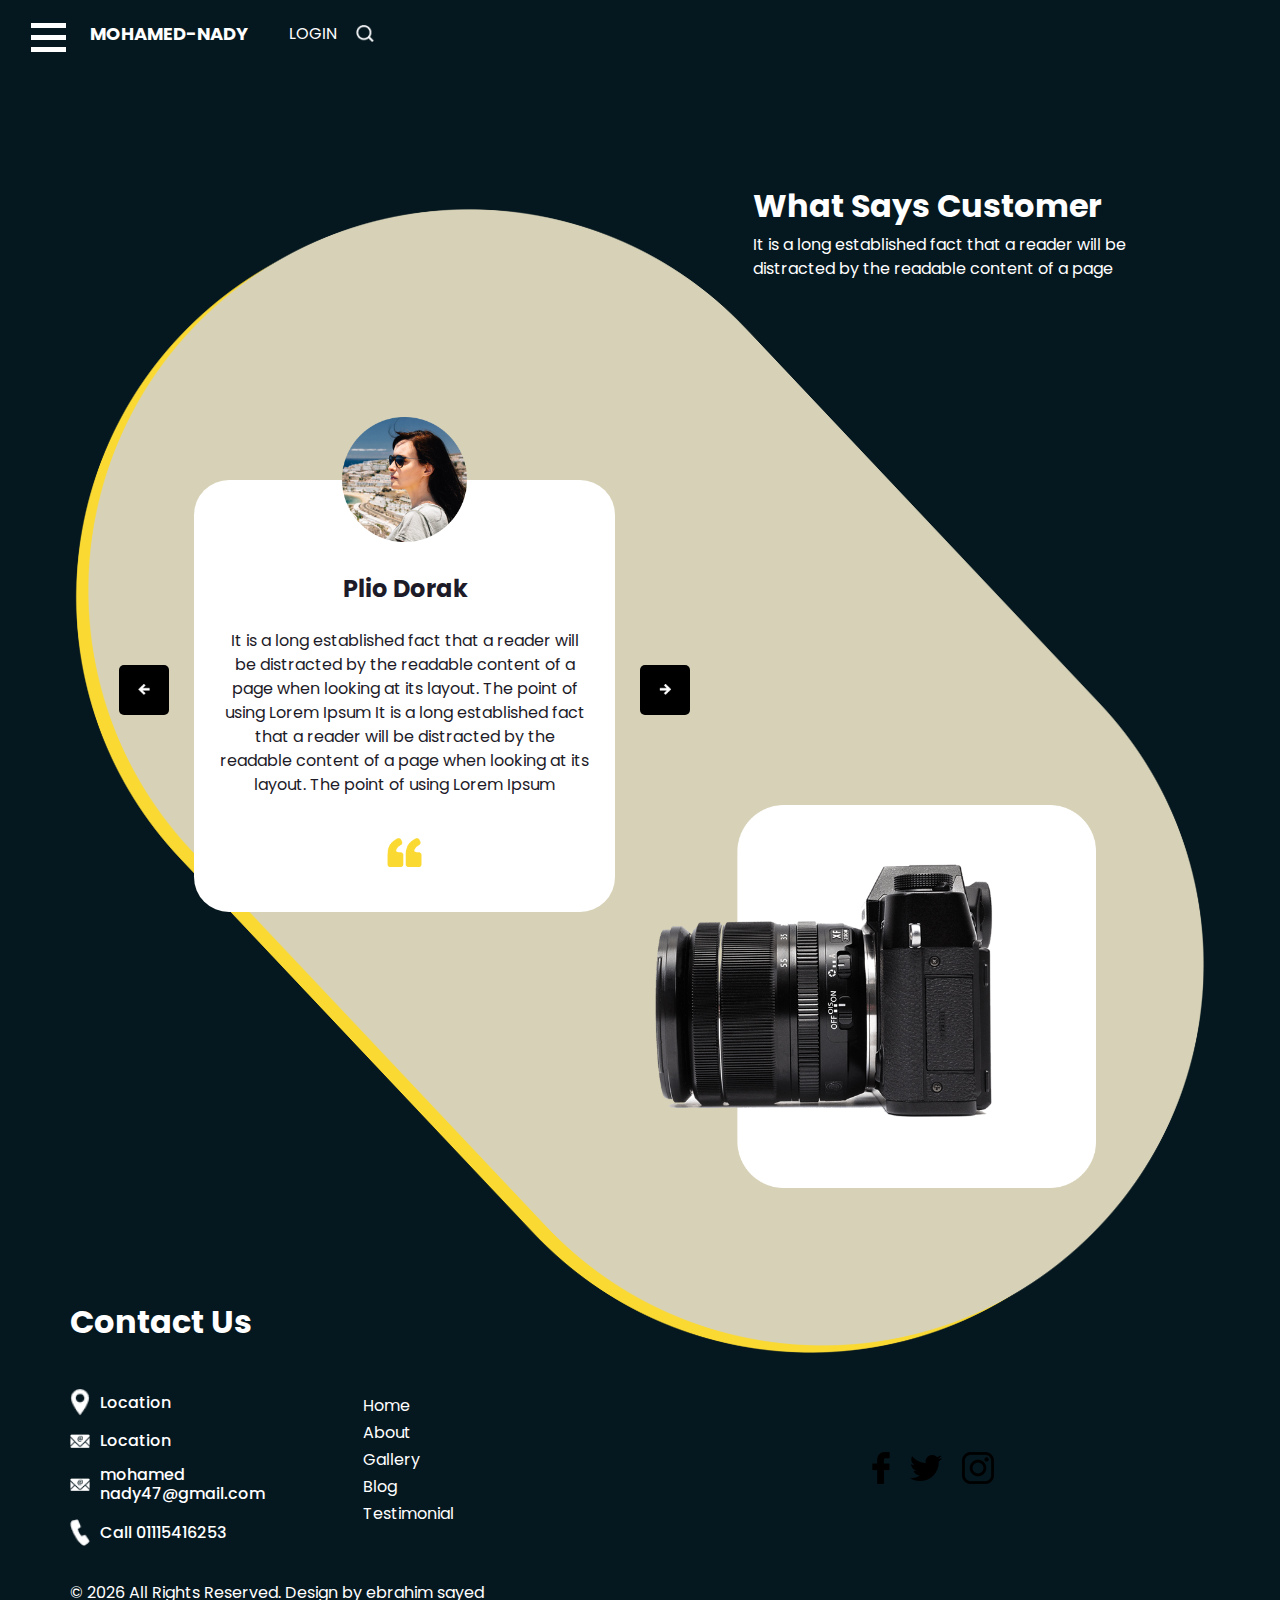
<file: testimonial.html>
<!DOCTYPE html>
<html lang="en">

<head>
  <!-- Basic -->
  <meta charset="utf-8" />
  <meta http-equiv="X-UA-Compatible" content="IE=edge" />
  <!-- Mobile Metas -->
  <meta name="viewport" content="width=device-width, initial-scale=1, shrink-to-fit=no" />
  <!-- Site Metas -->
  <meta name="keywords" content="" />
  <meta name="description" content="" />
  <meta name="author" content="" />

  <title>mohamed nady</title>

  <!-- slider stylesheet -->
  <link rel="stylesheet" type="text/css" href="https://cdnjs.cloudflare.com/ajax/libs/OwlCarousel2/2.3.4/assets/owl.carousel.min.css" />

  <!-- bootstrap core css -->
  <link rel="stylesheet" type="text/css" href="css/bootstrap.css" />

  <!-- Custom styles for this template -->
  <link href=" css/style.css" rel="stylesheet" />
  <!-- responsive style -->
  <link href="css/responsive.css" rel="stylesheet" />
</head>

<body class="">
  <div class="hero_area">
    <!-- header section strats -->
    <header class="header_section">
      <div class="container-fluid">
        <nav class="navbar navbar-expand-lg custom_nav-container d-block">
          <div class="main_nav_menu">
            <div class="fk_width">
              <div class="custom_menu-btn">
                <button onclick="openNav()">
                  <span class="s-1"> </span>
                  <span class="s-2"> </span>
                  <span class="s-3"> </span>
                </button>
              </div>
              <div id="myNav" class="overlay">
                <div class="overlay-content">
                  <a class="" href="index.html">Home <span class="sr-only">(current)</span></a>
                  <a class="" href="about.html">About </a>
                  <a class="" href="gallery.html">Gallery </a>
                  <a class="" href="blog.html">Blog </a>
                  <a class="" href="testimonial.html">Testimonial </a>
                </div>
              </div>
            </div>
            <a class="navbar-brand" href="index.html">
              <span>
                mohamed-nady
              </span>
            </a>
            <div class="user_option">
              <a href="#">
                login
              </a>
              <form class="form-inline ">
                <button class="btn  nav_search-btn" type="submit"></button>
              </form>
            </div>
          </div>
        </nav>
      </div>
    </header>
    <!-- end header section -->


  </div>


  <!-- client section -->

  <section class="client_section layout_padding">
    <div class="container">
      <div class="row">
        <div class="col-lg-5 ml-auto">
          <div class="heading_container">
            <h2>
              What Says Customer
            </h2>
            <p>
              It is a long established fact that a reader will be distracted by the readable content of a page
            </p>
          </div>
        </div>
      </div>
    </div>
    <div class="client_container">
      <div class="client_bg">
        <img src="images/gallery-bg.png" alt="" />
      </div>
      <div class="container">
        <div class="client_box">
          <div class="row">
            <div class="col-lg-6">
              <div class="box b1">
                <div id="carouselExampleControls" class="carousel slide" data-ride="carousel">
                  <div class="carousel-inner">
                    <div class="carousel-item active">
                      <div class="client_content-box layout_padding">
                        <div class="img-box">
                          <img src="images/client.png" alt="" />
                        </div>
                        <div class="detail-box">
                          <h4>
                            Plio Dorak
                          </h4>
                          <p>
                            It is a long established fact that a reader will be distracted by the readable content of a page when looking at its layout. The point of using Lorem Ipsum It is a long established fact that a reader will be distracted by the readable content of a page when looking at its layout. The point of using Lorem Ipsum
                          </p>
                          <img src="images/quote.png" alt="" />
                        </div>
                      </div>
                    </div>
                    <div class="carousel-item">
                      <div class="client_content-box layout_padding">
                        <div class="img-box">
                          <img src="images/client.png" alt="" />
                        </div>
                        <div class="detail-box">
                          <h4>
                            Plio Dorak
                          </h4>
                          <p>
                            It is a long established fact that a reader will be distracted by the readable content of a page when looking at its layout. The point of using Lorem Ipsum It is a long established fact that a reader will be distracted by the readable content of a page when looking at its layout. The point of using Lorem Ipsum
                          </p>
                          <img src="images/quote.png" alt="" />
                        </div>
                      </div>
                    </div>
                    <div class="carousel-item">
                      <div class="client_content-box layout_padding">
                        <div class="img-box">
                          <img src="images/client.png" alt="" />
                        </div>
                        <div class="detail-box">
                          <h4>
                            Plio Dorak
                          </h4>
                          <p>
                            It is a long established fact that a reader will be distracted by the readable content of a page when looking at its layout. The point of using Lorem Ipsum It is a long established fact that a reader will be distracted by the readable content of a page when looking at its layout. The point of using Lorem Ipsum
                          </p>
                          <img src="images/quote.png" alt="" />
                        </div>
                      </div>
                    </div>
                  </div>
                  <a class="carousel-control-prev" href="#carouselExampleControls" role="button" data-slide="prev">
                    <span class="sr-only">Previous</span>
                  </a>
                  <a class="carousel-control-next" href="#carouselExampleControls" role="button" data-slide="next">
                    <span class="sr-only">Next</span>
                  </a>
                </div>
              </div>
            </div>
            <div class="col-lg-6">
              <div class="box b2">
                <div class="camera_img-box">
                  <img src="images/camera.png" alt="" />
                </div>
              </div>
            </div>
          </div>
        </div>
      </div>
    </div>
  </section>

  <!-- end client section -->

  <!-- info section -->

  <section class="info_section ">
    <div class="info_container layout_padding-top">
      <div class="container">
        <div class="heading_container">
          <h2>
            Contact Us
          </h2>
        </div>
        <div class="info_main">
          <div class="row">
            <div class="col-md-4 col-lg-3">
              <div class="info_contact ">
                <a href="#" class="link-box">
                  <div class="img-box">
                    <img src="images/location.png" alt="" />
                  </div>
                  <div class="detail-box">
                    <h6>
                      Location
                    </h6>
                  </div>
                </a>
                <a href="#" class="link-box">
                  <div class="img-box">
                    <img src="images/mail.png" alt="" />
                  </div>
                  <div class="detail-box">
                    <h6>Location</h6>
                  </div>
                </a>
                <a href="#" class="link-box">
                  <div class="img-box">
                    <img src="images/mail.png" alt="" />
                  </div>
                  <div class="detail-box">
                    <h6>mohamed nady47@gmail.com</h6>
                  </div>
                </a>
                <a href="#" class="link-box">
                  <div class="img-box">
                    <img src="images/call.png" alt="" />
                  </div>
                  <div class="detail-box">
                    <h6>Call 01115416253</h6>
                  </div>
                </a>
              </div>
            </div>
            <div class="col-md-2 col-lg-3">
              <div class="info_link-box">
                <ul>
                  <li class=" active">
                    <a class="" href="index.html">Home <span class="sr-only">(current)</span></a>
                  </li>
                  <li class="">
                    <a class="" href="about.html">About </a>
                  </li>
                  <li class="">
                    <a class="" href="gallery.html">Gallery </a>
                  </li>
                  <li class="">
                    <a class="" href="blog.html">Blog </a>
                  </li>
                  <li class="">
                    <a class="" href="testimonial.html">Testimonial </a>
                  </li>
                </ul>
              </div>
            </div>
            <div class="col-md-6 ">
              <div class="social_box">
                <a href="#">
                  <img src="images/facebook.png" alt="" />
                </a>
                <a href="#">
                  <img src="images/twitter.png" alt="" />
                </a>
                <a href="#">
                  <img src="images/instagram.png" alt="" />
                </a>
              </div>
            </div>
          </div>
        </div>
      </div>
    </div>
  </section>

  <!-- end info section -->

  <!-- footer section -->
  <footer class="footer_section">
    <div class="container">
      <p>
        &copy; <span id="displayYear"></span> All Rights Reserved. Design by
        <a href="https://html.design/">ebrahim sayed</a>
      </p>
    </div>
  </footer>
  <!-- footer section -->

  <script src="js/jquery-3.4.1.min.js"></script>
  <script src="js/bootstrap.js"></script>
  <script src="https://cdnjs.cloudflare.com/ajax/libs/OwlCarousel2/2.3.4/owl.carousel.min.js"></script>
  <script src="js/custom.js"></script>
</body>

</html>
</file>
<file: css/style.css>
@import url("https://fonts.googleapis.com/css2?family=Open+Sans:wght@400;700&family=Poppins:wght@400;500;700&display=swap");

@font-face {
  font-family: "Andale Mono";
  src: url(../fonts/AndaleMono.ttf);
}

html {
  scroll-behavior: smooth;
  overflow-x: hidden;
}

body {
  font-family: "Poppins", sans-serif;
  color: #ffffff;
  background-color: #06181f;
}

.layout_margin {
  margin-top: 90px;
  margin-bottom: 90px;
}

.layout_padding {
  padding-top: 120px;
  padding-bottom: 120px;
}

.layout_padding2 {
  padding-top: 45px;
  padding-bottom: 45px;
}

.layout_padding2-top {
  padding-top: 45px;
}

.layout_padding2-bottom {
  padding-bottom: 45px;
}

.layout_padding-top {
  padding-top: 120px;
}

.layout_padding-bottom {
  padding-bottom: 120px;
}

.heading_container {
  display: -webkit-box;
  display: -ms-flexbox;
  display: flex;
  -webkit-box-orient: vertical;
  -webkit-box-direction: normal;
  -ms-flex-direction: column;
  flex-direction: column;
  -webkit-box-align: start;
  -ms-flex-align: start;
  align-items: flex-start;
  color: #ffffff;
}

.heading_container h2 {
  font-weight: bold;
}

.heading_container a {
  display: inline-block;
  background: #fad932;
  color: #000000;
  padding: 10px 35px;
  border-radius: 30px;
  border: 1px solid #fad932;
  -webkit-transition: all 0.3s;
  transition: all 0.3s;
  text-transform: uppercase;
  margin-top: 15px;
  -moz-transition: all 0.3s;
  -ms-transition: all 0.3s;
  -o-transition: all 0.3s;
  -webkit-border-radius: 30px;
  -moz-border-radius: 30px;
  -ms-border-radius: 30px;
  -o-border-radius: 30px;
}

.heading_container a:hover {
  background: transparent;
  color: #fad932;
}

@-webkit-keyframes hueAnimate {
  0% {
    -webkit-filter: hue-rotate(0deg);
    filter: hue-rotate(0deg);
  }

  100% {
    -webkit-filter: hue-rotate(360deg);
    filter: hue-rotate(360deg);
  }
}

@keyframes hueAnimate {
  0% {
    -webkit-filter: hue-rotate(0deg);
    filter: hue-rotate(0deg);
  }

  100% {
    -webkit-filter: hue-rotate(360deg);
    filter: hue-rotate(360deg);
  }
}

/*header section*/
.hero_area {
  position: relative;
}

.sub_page .info_section .social_box {
  -webkit-filter: invert(100%);
  filter: invert(100%);
}

.header_section .container-fluid {
  padding-right: 25px;
  padding-left: 25px;
}

.header_section .nav_container {
  margin: 0 auto;
}

.custom_nav-container.navbar-expand-lg .navbar-nav .nav-link img {
  width: 22px;
  margin-right: 15px;
}

.custom_nav-container.navbar-expand-lg .navbar-nav .nav-link {
  padding: 0px 25px;
  color: #fefeff;
  text-align: center;
  font-family: "Roboto", sans-serif;
}

.custom_menu-btn {
  z-index: 9;
  position: absolute;
  left: 0;
  top: 15px;
}

.custom_menu-btn button {
  outline: none;
  border: none;
  background-color: transparent;
}

.custom_menu-btn span {
  display: block;
  width: 35px;
  height: 5px;
  background-color: #fff;
  margin: 7px 0;
  -webkit-transition: all 0.3s;
  transition: all 0.3s;
  -moz-transition: all 0.3s;
  -ms-transition: all 0.3s;
  -o-transition: all 0.3s;
}

.custom_menu-btn .s-2 {
  -webkit-transition: all 0.1s;
  transition: all 0.1s;
  -moz-transition: all 0.1s;
  -ms-transition: all 0.1s;
  -o-transition: all 0.1s;
}

.menu_btn-style {
  position: fixed;
  left: 22px;
  top: 15px;
}

.menu_btn-style button {
  -webkit-transform: translateX(14px);
  transform: translateX(14px);
  -moz-transform: translateX(14px);
  -ms-transform: translateX(14px);
  -o-transform: translateX(14px);
}

.menu_btn-style button .s-1 {
  -webkit-transform: rotate(45deg) translateY(17px);
  transform: rotate(45deg) translateY(17px);
  -moz-transform: rotate(45deg) translateY(17px);
  -ms-transform: rotate(45deg) translateY(17px);
  -o-transform: rotate(45deg) translateY(17px);
}

.menu_btn-style button .s-2 {
  -webkit-transform: translateX(-100px);
  transform: translateX(-100px);
}

.menu_btn-style button .s-3 {
  -webkit-transform: rotate(-45deg) translateY(-17px);
  transform: rotate(-45deg) translateY(-17px);
}

.position-unset {
  position: unset;
}

.navbar-expand-lg .navbar-collapse {
  -webkit-box-flex: 0;
  -ms-flex-positive: 0;
  flex-grow: 0;
}

.overlay {
  height: 100%;
  width: 0;
  position: fixed;
  z-index: 1;
  top: 0;
  left: 0;
  background: rgba(3, 16, 3, 0.95);
  overflow-x: hidden;
  -webkit-transition: 0.5s;
  transition: 0.5s;
}

.overlay .closebtn {
  position: absolute;
  top: 0;
  right: 30px;
  font-size: 60px;
}

.overlay a {
  display: inline-block;
  padding: 10px 15px;
  text-decoration: none;
  font-size: 18px;
  text-transform: uppercase;
  color: #ffffff;
  margin: 10px 0;
  display: block;
  -webkit-transition: 0.3s;
  transition: 0.3s;
  border: 1.5px solid #ffffff;
  border-radius: 5px;
  width: 190px;
}

.overlay a:hover {
  border-color: transparent;
  background-color: #ffffff;
}

.overlay-content {
  position: relative;
  top: 20%;
  width: 100%;
  text-align: center;
  margin-top: 30px;
  display: -webkit-box;
  display: -ms-flexbox;
  display: flex;
  -webkit-box-orient: vertical;
  -webkit-box-direction: normal;
  -ms-flex-direction: column;
  flex-direction: column;
  -webkit-box-align: center;
  -ms-flex-align: center;
  align-items: center;
}

.menu_width {
  width: 100%;
}

.scroll-y-hidden {
  overflow-y: hidden;
}

a,
a:hover,
a:focus {
  text-decoration: none;
}

a:hover,
a:focus {
  color: initial;
}

.btn,
.btn:focus {
  outline: none !important;
  -webkit-box-shadow: none;
  box-shadow: none;
}

.fk_width {
  width: 65px;
}

.custom_nav-container .nav_search-btn {
  background-image: url(../images/search-icon.png);
  background-size: 18px;
  background-repeat: no-repeat;
  width: 35px;
  height: 35px;
  padding: 0;
  border: none;
  background-position: center;
}

.navbar-brand {
  display: -webkit-box;
  display: -ms-flexbox;
  display: flex;
}

.navbar-brand span {
  color: #ffffff;
  font-weight: bold;
  text-transform: uppercase;
  font-size: 18px;
}

.custom_nav-container {
  z-index: 99999;
  padding: 15px 0;
  -webkit-box-pack: start;
  -ms-flex-pack: start;
  justify-content: flex-start;
}

.custom_nav-container .navbar-toggler {
  outline: none;
}

.custom_nav-container .navbar-toggler .navbar-toggler-icon {
  background-image: url(../images/menu.png);
  background-size: 55px;
}

.main_nav_menu {
  display: -webkit-box;
  display: -ms-flexbox;
  display: flex;
}

.user_option {
  display: -webkit-box;
  display: -ms-flexbox;
  display: flex;
  -webkit-box-align: center;
  -ms-flex-align: center;
  align-items: center;
  margin-left: 25px;
}

.user_option a {
  display: -webkit-box;
  display: -ms-flexbox;
  display: flex;
  -webkit-box-align: center;
  -ms-flex-align: center;
  align-items: center;
  margin-right: 10px;
  color: #ffffff;
  text-transform: uppercase;
}

.user_option a img {
  width: 2000px;
  margin-right: 10px;
}


/*end header section*/
.slider_section {
  padding-top: 45px;
}

.slider_section #carouselExampleIndicators {
  -webkit-box-flex: 1;
  -ms-flex: 1;
  flex: 1;
}

.slider_section .detail-box {
  color: #ffffff;
  margin-top: 75px;
}

.slider_section .detail-box h1 {
  font-size: 3rem;
  font-family: "Andale Mono";
}

.slider_section .detail-box p {
  margin-top: 15px;
}

.slider_section .detail-box a {
  display: inline-block;
  background: #fad932;
  color: #000000;
  padding: 10px 25px;
  border-radius: 30px;
  border: 1px solid #fad932;
  -webkit-transition: all 0.3s;
  transition: all 0.3s;
  text-transform: uppercase;
  margin-top: 35px;
}

.slider_section .detail-box a:hover {
  background: transparent;
  color: #fad932;
}

.slider_section .img-box {
  margin-top: -50px;
  flex-wrap: wrap;

}

.slider_section .img-box img {
  width: 100%;
}

.slider_section .img-box::before {
  content: "";
  position: absolute;
  top: -135px;
  left: 0;
  width: 100%;
  height: 100%;
  background: -webkit-gradient(linear, left top, left bottom, from(#000000), color-stop(transparent), to(transparent));
  background: linear-gradient(to bottom, #000000, transparent, transparent);
  z-index: 1;
  display: none;
}

.slider_section .carousel_control-box {
  display: -webkit-box;
  display: -ms-flexbox;
  display: flex;
  -webkit-box-align: center;
  -ms-flex-align: center;
  align-items: center;
  margin-top: 45px;
}

.slider_section .carousel_btn-container {
  width: 95px;
  min-width: 95px;
  display: -webkit-box;
  display: -ms-flexbox;
  display: flex;
  -webkit-box-pack: justify;
  -ms-flex-pack: justify;
  justify-content: space-between;
  z-index: 999;
}

.about_section .detail-box {
  margin: 35px auto;
  position: relative;
  z-index: 2;
}

.about_section .img-box {
  width: 90%;
  margin: auto;
  position: relative;
  background-repeat: no-repeat;
  margin-top: -125px;
}

.about_section .img-box .play_btn {
  background: #fad932;
  display: -webkit-box;
  display: -ms-flexbox;
  display: flex;
  -webkit-box-align: center;
  -ms-flex-align: center;
  align-items: center;
  -webkit-box-pack: center;
  -ms-flex-pack: center;
  justify-content: center;
  border-radius: 100%;
  width: 75px;
  height: 75px;
  position: absolute;
  z-index: 3;
  top: 50%;
  left: 50%;
  -webkit-transform: translate(-50%, -50%);
  transform: translate(-50%, -50%);
  -webkit-border-radius: 100%;
  -moz-border-radius: 100%;
  -ms-border-radius: 100%;
  -o-border-radius: 100%;
  -moz-transform: translate(-50%, -50%);
  -ms-transform: translate(-50%, -50%);
  -o-transform: translate(-50%, -50%);
}

.about_section .img-box .play_btn button {
  -webkit-box-shadow: none;
  box-shadow: none;
  background-color: transparent;
  border: none;
  position: relative;
  z-index: 5;
}

.about_section .img-box .play_btn a {
  background: #fad932;
  display: -webkit-box;
  display: -ms-flexbox;
  display: flex;
  -webkit-box-align: center;
  -ms-flex-align: center;
  align-items: center;
  -webkit-box-pack: center;
  -ms-flex-pack: center;
  justify-content: center;
  border-radius: 100%;
  width: 75px;
  height: 75px;
  position: relative;
  z-index: 5;
  -webkit-border-radius: 100%;
  -moz-border-radius: 100%;
  -ms-border-radius: 100%;
  -o-border-radius: 100%;
}

.about_section .img-box .play_btn img {
  width: 20px;
  margin-left: 3px;
}

.about_section .img-box .play_btn::before {
  content: "";
  width: 100%;
  height: 100%;
  position: absolute;
  top: 50%;
  left: 50%;
  background: #fad932;
  opacity: 1;
  border-radius: 100%;
  -webkit-transform: translate(-50%, -50%);
  transform: translate(-50%, -50%);
  -webkit-border-radius: 100%;
  -moz-border-radius: 100%;
  -ms-border-radius: 100%;
  -o-border-radius: 100%;
  -moz-transform: translate(-50%, -50%);
  -ms-transform: translate(-50%, -50%);
  -o-transform: translate(-50%, -50%);
}

.about_section .img-box .play_btn::before {
  z-index: 2;
  -webkit-animation: before-animation 1500ms infinite;
  animation: before-animation 1500ms infinite;
}

@-webkit-keyframes before-animation {
  0% {
    -webkit-transform: translateX(-50%) translateY(-50%) translateZ(0) scale(1);
    transform: translateX(-50%) translateY(-50%) translateZ(0) scale(1);
    opacity: 1;
    -moz-transform: translateX(-50%) translateY(-50%) translateZ(0) scale(1);
    -ms-transform: translateX(-50%) translateY(-50%) translateZ(0) scale(1);
    -o-transform: translateX(-50%) translateY(-50%) translateZ(0) scale(1);
  }

  100% {
    -webkit-transform: translateX(-50%) translateY(-50%) translateZ(0) scale(1.5);
    transform: translateX(-50%) translateY(-50%) translateZ(0) scale(1.5);
    opacity: 0;
    -moz-transform: translateX(-50%) translateY(-50%) translateZ(0) scale(1.5);
    -ms-transform: translateX(-50%) translateY(-50%) translateZ(0) scale(1.5);
    -o-transform: translateX(-50%) translateY(-50%) translateZ(0) scale(1.5);
  }
}

@keyframes before-animation {
  0% {
    -webkit-transform: translateX(-50%) translateY(-50%) translateZ(0) scale(1);
    transform: translateX(-50%) translateY(-50%) translateZ(0) scale(1);
    opacity: 1;
    -moz-transform: translateX(-50%) translateY(-50%) translateZ(0) scale(1);
    -ms-transform: translateX(-50%) translateY(-50%) translateZ(0) scale(1);
    -o-transform: translateX(-50%) translateY(-50%) translateZ(0) scale(1);
  }

  100% {
    -webkit-transform: translateX(-50%) translateY(-50%) translateZ(0) scale(1.5);
    transform: translateX(-50%) translateY(-50%) translateZ(0) scale(1.5);
    opacity: 0;
    -moz-transform: translateX(-50%) translateY(-50%) translateZ(0) scale(1.5);
    -ms-transform: translateX(-50%) translateY(-50%) translateZ(0) scale(1.5);
    -o-transform: translateX(-50%) translateY(-50%) translateZ(0) scale(1.5);
  }
}

.about_section .img-box .about-img {
  width: 100%;
  -webkit-transform: rotate(-25deg);
  transform: rotate(-25deg);
  -webkit-animation: hueAnimate .7s infinite;
  animation: hueAnimate .7s infinite;
  -moz-transform: rotate(-25deg);
  -ms-transform: rotate(-25deg);
  -o-transform: rotate(-25deg);
}

.about_section .btn-box {
  display: -webkit-box;
  display: -ms-flexbox;
  display: flex;
  -webkit-box-pack: center;
  -ms-flex-pack: center;
  justify-content: center;
  margin-top: 75px;
  margin-bottom: 175px;
}

.about_section .btn-box a {
  display: inline-block;
  background: #ffffff;
  color: #000000;
  padding: 10px 40px;
  border-radius: 30px;
  border: 1px solid #ffffff;
  -webkit-transition: all 0.3s;
  transition: all 0.3s;
}

.about_section .btn-box a:hover {
  background: transparent;
  color: #ffffff;
}

.gallery_section .gallery_container {
  position: relative;
  max-width: 1500px;
  margin: auto;
}

.gallery_section .gallery_container .gallery_bg {
  position: absolute;
  width: 100%;
  top: 10%;
  margin-left: 0;
  -webkit-transform: rotate(45deg);
  transform: rotate(45deg);
  z-index: -1;
}

.gallery_section .gallery_container .gallery_bg img {
  width: 100%;
}

.gallery_section .gallery_container .gallery_box {
  width: 85%;
  margin: auto;
}

.gallery_section .gallery_container .box {
  display: -webkit-box;
  display: -ms-flexbox;
  display: flex;
}

.gallery_section .gallery_container .box.b1 .img-box {
  margin-left: 8%;
}

.gallery_section .gallery_container .box.b3 {
  -webkit-box-pack: end;
  -ms-flex-pack: end;
  justify-content: flex-end;
}

.gallery_section .gallery_container .box.b4 {
  -webkit-box-pack: end;
  -ms-flex-pack: end;
  justify-content: flex-end;
}

.gallery_section .gallery_container .box.b4 .img-box {
  margin-right: 8%;
}

.gallery_section .gallery_container .box .img-box {
  position: relative;
  margin: 10px;
  border-radius: 35px;
  overflow: hidden;
  width: 350px;
}

.gallery_section .gallery_container .box .img-box img {
  width: 100%;
}

.gallery_section .gallery_container .box .img-box h5 {
  color: #031003;
  position: absolute;
  margin: 0;
  top: 50%;
  left: 50%;
  -webkit-transform: translate(-50%, -50%);
  transform: translate(-50%, -50%);
  text-transform: uppercase;
}

.blog_section .detail-box {
  margin: 35px auto;
  position: relative;
  z-index: 2;
}

.blog_section .blog_container {
  position: relative;
  max-width: 1500px;
  margin: auto;
}

.blog_section .blog_container .blog_bg {
  position: absolute;
  width: 100%;
  top: 10%;
  margin-left: 0;
  -webkit-transform: rotate(-45deg);
  transform: rotate(-45deg);
  z-index: -1;
}

.blog_section .blog_container .blog_bg img {
  width: 100%;
}

.blog_section .blog_box {
  width: 80%;
  margin: auto;
}

.blog_section .box {
  margin-top: 55px;
  background-color: #ffffff;
  border-radius: 35px;
  overflow: hidden;
}

.blog_section .box.b1 {
  margin-top: 100%;
}

.blog_section .box .img-box {
  position: relative;
}

.blog_section .box .img-box img {
  width: 100%;
}

.blog_section .box .blog-detail {
  padding: 25px 25px 15px;
}

.blog_section .box .blog-detail .blog_post {
  display: -webkit-box;
  display: -ms-flexbox;
  display: flex;
  -webkit-box-pack: justify;
  -ms-flex-pack: justify;
  justify-content: space-between;
}

.blog_section .box .blog-detail .blog_post h6 {
  color: #c2bebe;
}

.blog_section .box .blog-detail h5 {
  color: #031003;
  text-transform: uppercase;
  font-weight: bold;
}

.blog_section .box .blog-detail p {
  color: #404040;
}

.client_section .client_container {
  position: relative;
  max-width: 1500px;
  margin: auto;
}

.client_section .client_container .client_bg {
  position: absolute;
  width: 100%;
  top: 10%;
  margin-left: 0;
  -webkit-transform: rotate(45deg);
  transform: rotate(45deg);
  z-index: -1;
}

.client_section .client_container .client_bg img {
  width: 100%;
}

.client_section .client_box {
  width: 80%;
  margin: auto;
}

.client_section .box {
  position: relative;
}

.client_section .client_content-box {
  display: -webkit-box;
  display: -ms-flexbox;
  display: flex;
  -webkit-box-orient: vertical;
  -webkit-box-direction: normal;
  -ms-flex-direction: column;
  flex-direction: column;
  -webkit-box-align: center;
  -ms-flex-align: center;
  align-items: center;
  text-align: center;
  margin: 0 10px;
}

.client_section .client_content-box .img-box {
  width: 125px;
  border-radius: 100%;
  margin-bottom: -62px;
  position: relative;
  z-index: 2;
}

.client_section .client_content-box .img-box img {
  width: 100%;
}

.client_section .client_content-box .detail-box {
  padding: 95px 25px 45px 25px;
  background-color: #ffffff;
  border-radius: 35px;
}

.client_section .client_content-box .detail-box h4 {
  color: #1d1b28;
  font-weight: bold;
}

.client_section .client_content-box .detail-box p {
  color: #1d1b28;
  margin-top: 25px;
}

.client_section .client_content-box .detail-box img {
  width: 35px;
  margin-top: 25px;
}

.client_section .carousel-control-prev,
.client_section .carousel-control-next {
  width: 50px;
  height: 50px;
  background-color: #000000;
  opacity: 1;
  top: 50%;
  background-repeat: no-repeat;
  background-position: center;
  background-size: 12px;
  border-radius: 5px;
}

.client_section .carousel-control-prev:hover,
.client_section .carousel-control-next:hover {
  background-color: #fad932;
}

.client_section .carousel-control-prev {
  background-image: url(../images/prev-arrow.png);
  left: -65px;
}

.client_section .carousel-control-next {
  background-image: url(../images/next-arrow.png);
  right: -65px;
}

.client_section .camera_img-box {
  margin-top: 115%;
}

.client_section .camera_img-box img {
  width: 100%;
}

/* info section */
.info_section {
  position: relative;
  margin-top: -125px;
}

.info_section .heading_container {
  margin-bottom: 25px;
}

.info_section .info_main .row {
  -webkit-box-align: center;
  -ms-flex-align: center;
  align-items: center;
}

.info_section .info_logo {
  display: -webkit-box;
  display: -ms-flexbox;
  display: flex;
}

.info_section .info_logo img {
  width: 65px;
}

.info_section .social_box {
  display: -webkit-box;
  display: -ms-flexbox;
  display: flex;
  -webkit-box-align: center;
  -ms-flex-align: center;
  align-items: center;
  -webkit-box-pack: center;
  -ms-flex-pack: center;
  justify-content: center;
}

.info_section .social_box a {
  margin: 0 10px;
}

.info_section a {
  text-transform: none;
}

.info_section h5 {
  margin-bottom: 12px;
  font-size: 24px;
  color: #3eb4b8;
}

.info_section p {
  color: #323232;
}

.info_section ul {
  padding: 0;
}

.info_section ul li {
  list-style-type: none;
  margin: 3px 0;
}

.info_section ul li a {
  color: #ffffff;
}

.info_section .info_link-box {
  display: -webkit-box;
  display: -ms-flexbox;
  display: flex;
  -webkit-box-orient: vertical;
  -webkit-box-direction: normal;
  -ms-flex-direction: column;
  flex-direction: column;
}

.info_section .info_contact .link-box {
  display: -webkit-box;
  display: -ms-flexbox;
  display: flex;
  -webkit-box-align: center;
  -ms-flex-align: center;
  align-items: center;
  margin: 15px 0;
  color: #ffffff;
}

.info_section .info_contact .link-box .img-box {
  display: -webkit-box;
  display: -ms-flexbox;
  display: flex;
  -webkit-box-pack: center;
  -ms-flex-pack: center;
  justify-content: center;
  -webkit-box-align: center;
  -ms-flex-align: center;
  align-items: center;
  margin-right: 10px;
}

.info_section .info_contact .link-box .img-box img {
  width: 20px;
}

.info_section .info_contact .link-box h6 {
  margin-bottom: 0;
}

/* end info section */
/* footer section*/
.footer_section {
  color: #ffffff;
}

.footer_section p {
  margin: 0;
  padding: 20px 0;
}

.footer_section a {
  color: #ffffff;
}

.modal-dialog {
  max-width: 800px;
  margin: 30px auto;
}

.modal-body {
  position: relative;
  padding: 0px;
}

.close {
  position: absolute;
  right: -30px;
  top: 0;
  z-index: 999;
  font-size: 2rem;
  font-weight: normal;
  color: #fff;
  opacity: 1;
}

/*# sourceMappingURL=style.css.map */
</file>
<file: css/responsive.css>
/* @media (min-width:1500px) {
    .gallery_section .gallery_container .gallery_bg {
        max-width: 1500px;
        left: 10%;

    }
}

@media (min-width:2000px) {
    .gallery_section .gallery_container .gallery_bg {
        left: 15%;

    }
} */

@media (max-width: 1260px) {}

@media (max-width: 1120px) {
    .slider_section .img-box {
direction: ltr;         }
        
}

@media (max-width: 992px) {
    .main_nav_menu {
        justify-content: space-between;
    }

    .user_option {
        margin-left: 0;
    }

    .navbar-brand {
        margin-right: 0;
    }

    .slider-row {
        flex-direction: column-reverse;
    }

    .slider_section .img-box {
display: none;   
 }

    .slider_section .detail-box {
        margin-top: 0;
    }

    .slider_section .img-box::before {
        display: block;
    }

    .slider_section .carousel-indicators {
        width: 450px;
        min-width: 450px;
    }

    .about_section .img-box {
        width: 100%;
        padding: 0 5px;
        margin-top: 0;
    }

    .gallery_section .gallery_container .gallery_bg {
        top: -75px;
    }

    .gallery_section .gallery_container .gallery_box {
        margin-top: 200px;
    }

    .blog_section .blog_container .blog_bg {
        top: 0;
    }

    .blog_section .blog_box {
        width: 100%;
    }

    .blog_section .box.b1 {
        margin-top: 35%;
    }

    .client_section .client_box {
        width: 100%;
    }

    .client_section .box {
        margin-top: 75px;
    }

    .client_section .camera_img-box {
        margin-top: 45px;
        padding-left: 45px;
    }

    .footer_section {
        text-align: center;
    }

    .social_box {
        filter: invert(100%);
    }

}

@media (max-width: 856px) {

    .client_section .carousel-control-prev,
    .client_section .carousel-control-next {
        top: 100%;

    }

    .client_section .carousel-control-prev {
        left: 50%;
        transform: translate(-105%, -50%);
    }

    .client_section .carousel-control-next {
        right: 50%;
        transform: translate(105%, -50%);
    }
}

@media (max-width: 767px) {

    .layout_padding {
        padding-top: 90px;
        padding-bottom: 90px;
    }

    .layout_padding-top {
        padding-top: 90px;
    }

    .layout_padding-bottom {
        padding-bottom: 90px;
    }


    .info_section .info_top .info_form {
        margin-bottom: 35px;
    }

    .info_section .info_main .row>div {
        display: flex;
        flex-direction: column;
        align-items: center;
        text-align: center;
        margin-bottom: 25px;
    }

    .info_section .info_contact .link-box {
        justify-content: center;
    }

    .slider_section .carousel-indicators {
        width: 400px;
        min-width: 400px;
    }

    .gallery_section .gallery_container .box {
        flex-direction: column;
        align-items: center;

    }

    .gallery_section .gallery_container .gallery_box {
        width: 100%;
    }

    .gallery_section .gallery_container .box.b1 .img-box {
        margin-left: 10px;
    }

    .gallery_section .gallery_container .box.b4 .img-box {
        margin-right: 10px;
    }

    .info_section .heading_container {
        align-items: center;
    }
}

@media (max-width: 576px) {
    .slider_section .carousel_control-box {
        flex-direction: column;
        align-items: flex-start;
    }

    .slider_section .carousel-indicators {
        width: 100%;
        min-width: 100%;
        margin-left: 0;
        margin-top: 35px;
    }

    .slider_section .img-box::before {
        background: -webkit-gradient(linear, left top, left bottom, from(#000000), to(transparent));
        background: linear-gradient(to bottom, #000, transparent);
    }

    .gallery_section .gallery_container .box .img-box {
        width: 100%;
        border-radius: 10px;
    }

    .blog_section .box {
        border-radius: 25px;
    }
}

@media (max-width: 480px) {
    .main_nav_menu {
        justify-content: center;
    }

    .fk_width {
        width: 10px;
    }

    .user_option {
        display: none;
    }

    .about_section .img-box .play_btn,
    .about_section .img-box .play_btn a {
        width: 55px;
        height: 55px;
    }
}

@media (max-width: 420px) {}

@media (max-width: 360px) {}

@media (min-width: 1200px) {
    .container {
        max-width: 1170px;
    }

}
</file>
